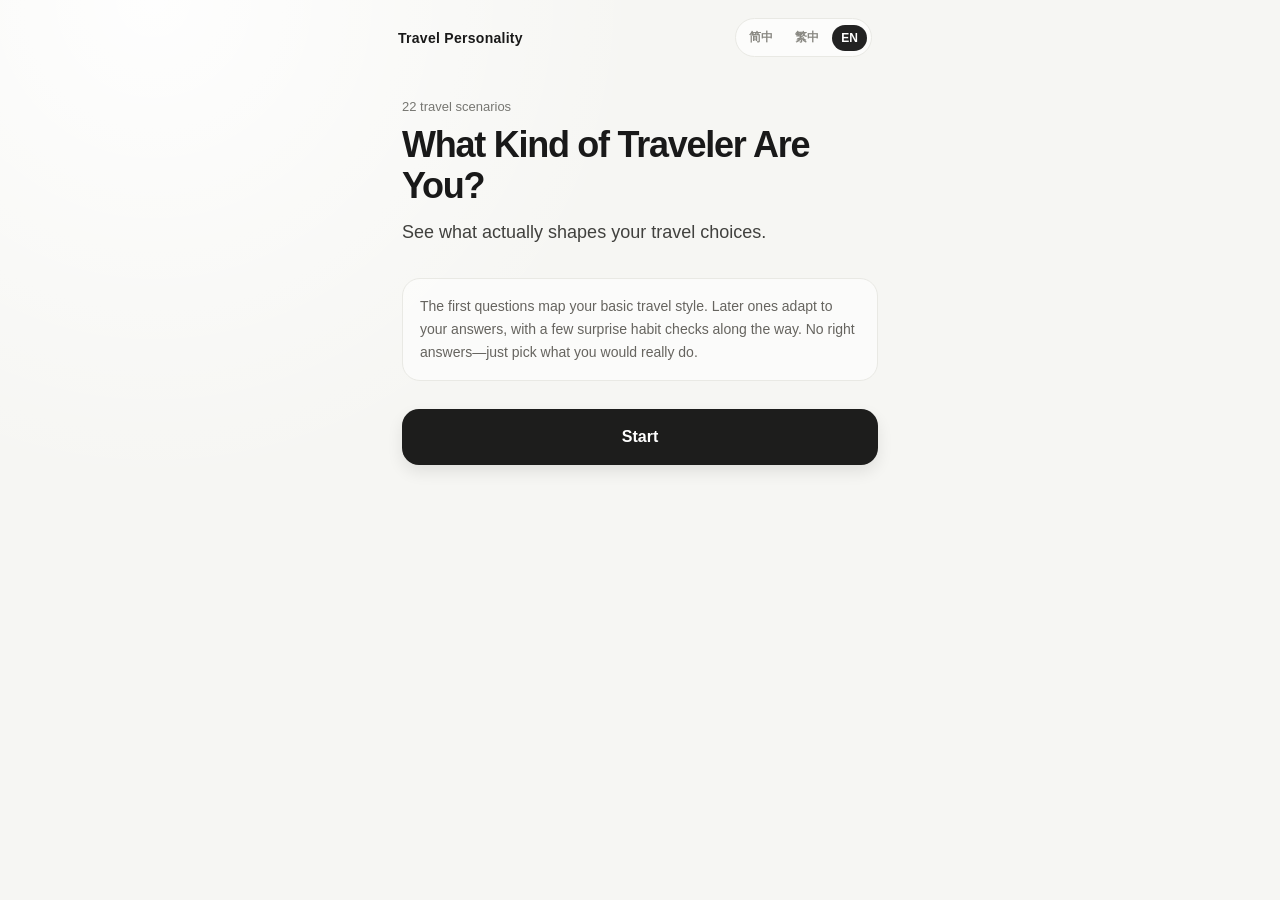
<file: index.html>
<!doctype html>
<html lang="zh-CN">
<head>
<meta charset="utf-8">
<meta name="viewport" content="width=device-width,initial-scale=1,viewport-fit=cover">
<meta name="theme-color" content="#f6f6f3">
<title>测测你的旅游人设 · V2.1</title>
<link rel="stylesheet" href="./styles/main.css">
</head>
<body>
<main class="shell">
  <div class="topbar">
    <div class="brand" id="brandText">旅游人设测试</div>
    <div style="display:flex;align-items:center;gap:10px">
      <div class="lang-switch" aria-label="Language"><button class="lang-btn" data-lang="zh-CN">简中</button><button class="lang-btn" data-lang="zh-Hant">繁中</button><button class="lang-btn" data-lang="en">EN</button></div>
      <div class="progress-text" id="progressText"></div>
    </div>
  </div>
  <div class="progress-track" id="progressTrack" style="display:none"><div class="progress-fill" id="progressFill"></div></div>

  <section id="intro" class="screen active">
    <div class="hero">
      <div class="eyebrow" id="homeEyebrow">22 个旅行小情境</div>
      <h1 id="homeTitle">测测你的旅游人设</h1>
      <p class="lead" id="homeSubtitle">看看你出去玩最在意什么。</p>
      <div class="mini-note" id="homeNote"></div>
      <button class="primary" id="startBtn">开始测试</button>
    </div>
  </section>

  <section id="quiz" class="screen">
    <div class="question-wrap">
      <div class="q-kicker" id="qKicker"></div>
      <div class="question" id="question"></div>
      <div class="options" id="options"></div>
      <div class="multi-actions" id="multiActions" style="display:none">
        <button class="primary" id="multiSubmit" disabled>选好了</button>
      </div>
      <div class="micro" id="microcopy"></div>
    </div>
  </section>

  <section id="result" class="screen">
    <div id="resultContent"></div>
  </section>
</main>
<div class="toast" id="toast"></div>
<script type="module" src="./src/app-v2.js"></script>
</body>
</html>
</file>
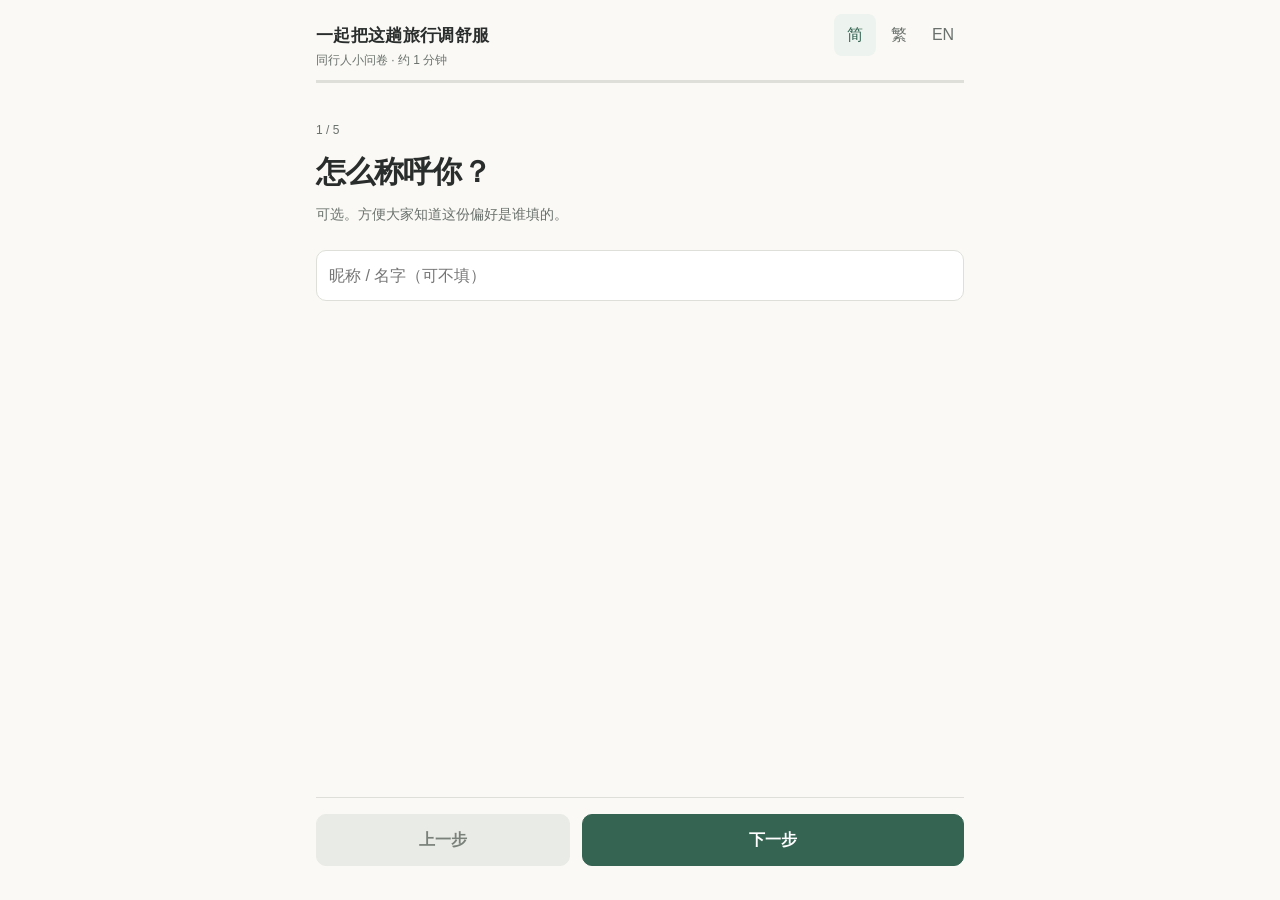
<file: companion/index.html>
<!doctype html>
<html lang="zh-CN">
<head>
  <meta charset="utf-8">
  <meta name="viewport" content="width=device-width,initial-scale=1,viewport-fit=cover">
  <meta name="theme-color" content="#faf9f6">
  <title>同行人小问卷</title>
  <link rel="stylesheet" href="./style.css">
</head>
<body>
  <main class="app">
    <header class="header">
      <div>
        <div class="brand">一起把这趟旅行调舒服</div>
        <div class="sub" id="headerSub">同行人小问卷 · 约 1 分钟</div>
      </div>
      <nav class="langs" aria-label="Language">
        <button data-locale="zh-CN">简</button>
        <button data-locale="zh-TW">繁</button>
        <button data-locale="en">EN</button>
      </nav>
    </header>

    <div class="progress" aria-hidden="true"><i id="bar"></i></div>
    <section id="card" class="card"></section>

    <footer id="bottom" class="bottom">
      <button class="secondary" id="back">上一步</button>
      <button class="primary" id="next">下一步</button>
    </footer>
    <div class="toast" id="toast" role="status"></div>
  </main>
  <script src="./app.js"></script>
</body>
</html>
</file>
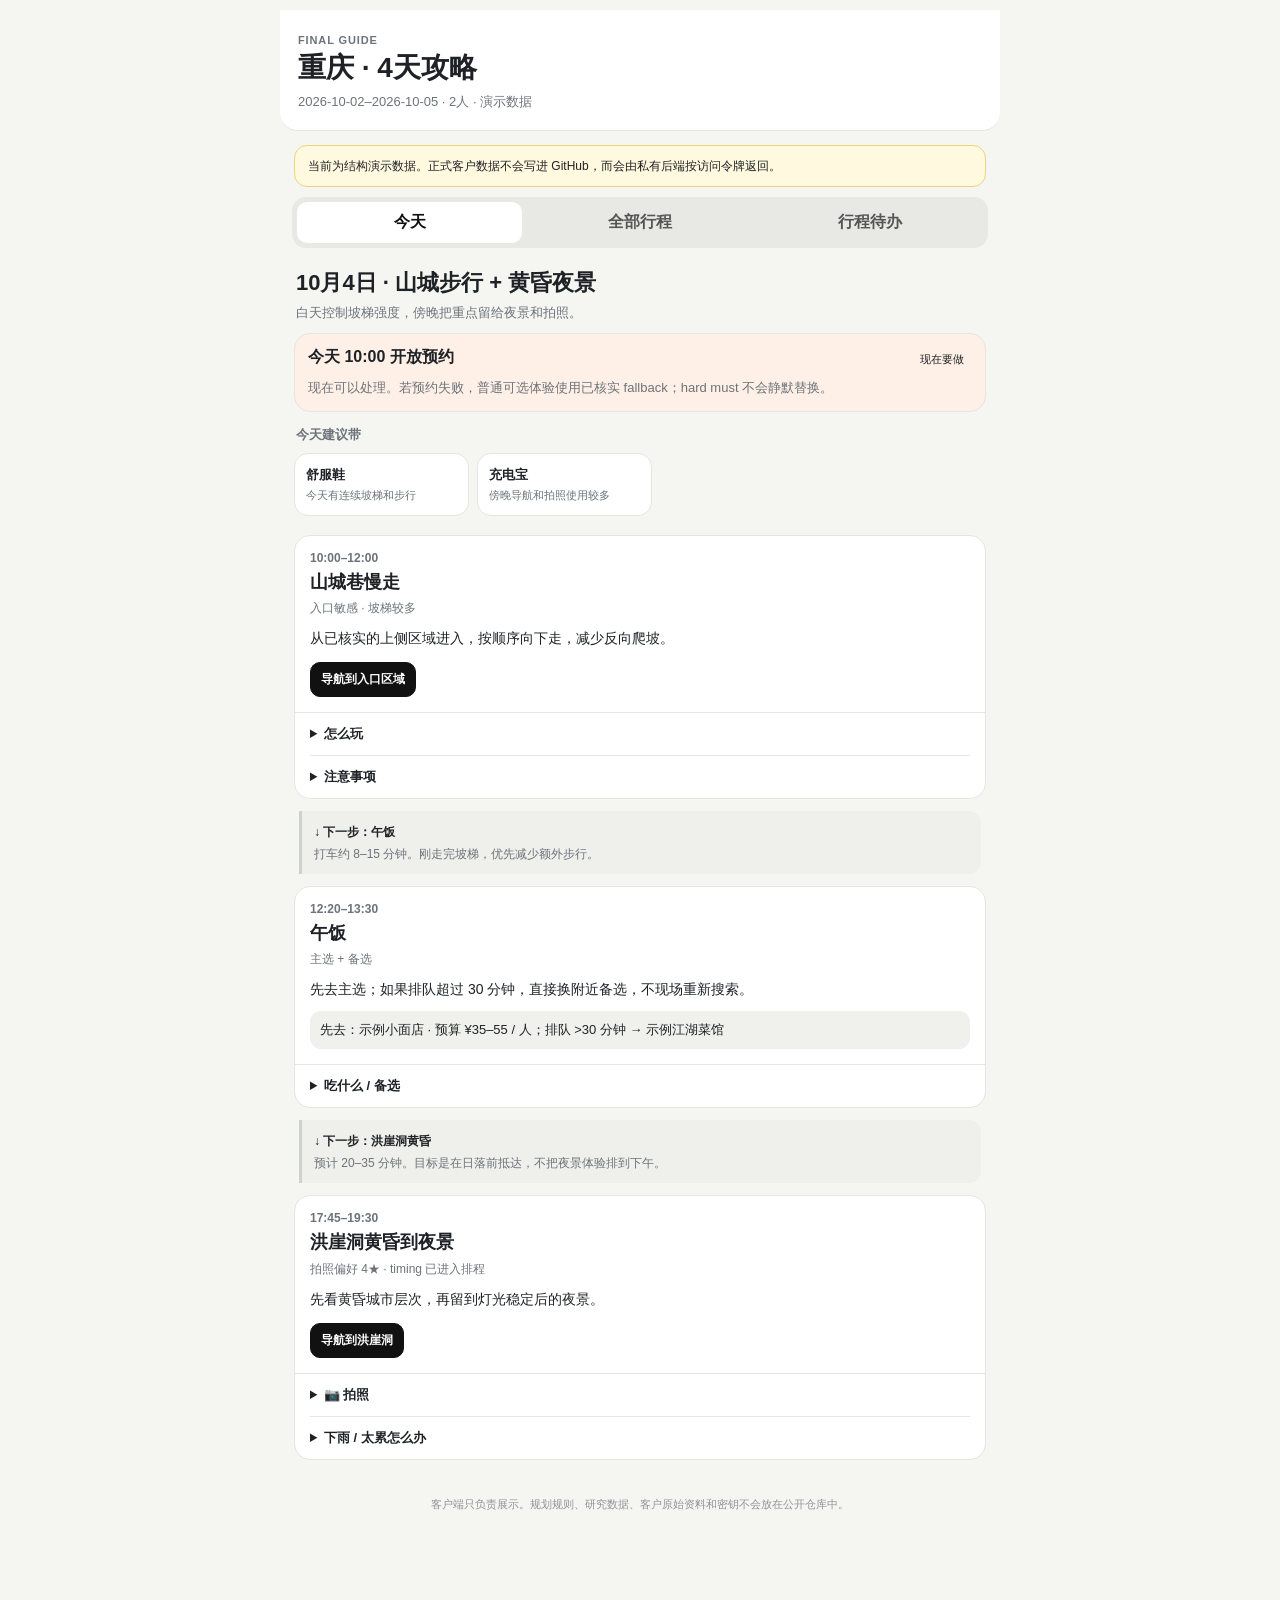
<file: guide/index.html>
<!doctype html>
<html lang="zh-CN">
<head>
  <meta charset="utf-8">
  <meta name="viewport" content="width=device-width,initial-scale=1,viewport-fit=cover">
  <meta name="theme-color" content="#f5f5f2">
  <meta name="referrer" content="no-referrer">
  <title>旅行攻略</title>
  <link rel="stylesheet" href="./styles.css">
</head>
<body>
  <div class="app">
    <header class="hero">
      <div class="eyebrow">FINAL GUIDE</div>
      <h1 id="tripTitle">旅行攻略</h1>
      <div class="sub" id="tripMeta">正在加载…</div>
    </header>

    <div id="statusBanner" class="banner hidden"></div>

    <nav class="nav-wrap" aria-label="攻略页面">
      <div class="nav">
        <button class="active" data-view="today">今天</button>
        <button data-view="all">全部行程</button>
        <button data-view="tasks">行程待办</button>
      </div>
    </nav>

    <main>
      <section id="today" class="view active"></section>
      <section id="all" class="view"></section>
      <section id="tasks" class="view"></section>
    </main>

    <footer>
      客户端只负责展示。规划规则、研究数据、客户原始资料和密钥不会放在公开仓库中。
    </footer>
  </div>

  <script src="./config.js"></script>
  <script defer src="https://static.cloudbase.net/cloudbase-js-sdk/3.0.0/cloudbase.full.js"></script>
  <script defer src="./cloudbase-client.js"></script>
  <script defer src="./app.js"></script>
</body>
</html>
</file>
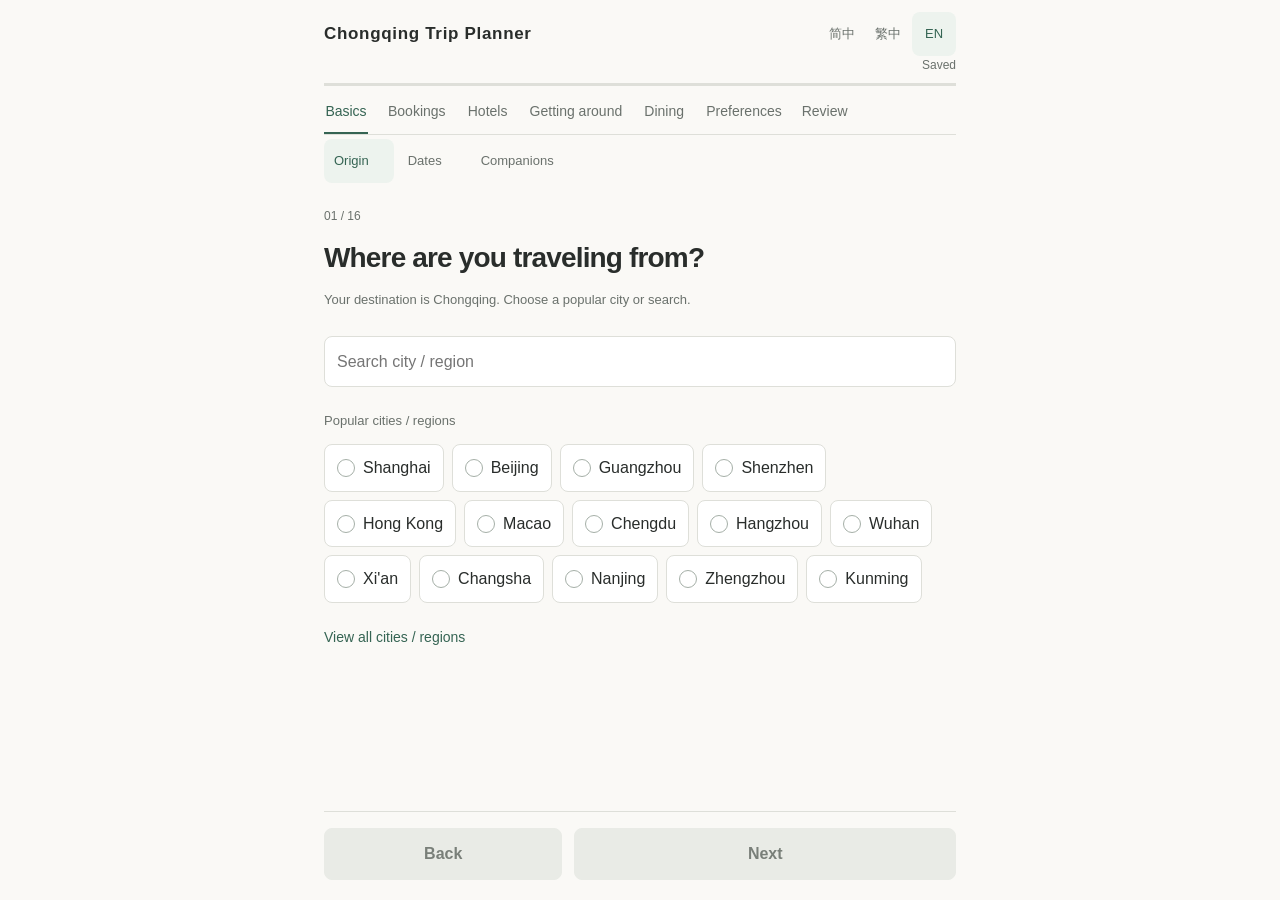
<file: questionnaire-v4/index.html>
<!doctype html>
<html lang="zh-CN">
<head>
  <meta charset="utf-8">
  <meta name="viewport" content="width=device-width,initial-scale=1,viewport-fit=cover">
  <meta name="theme-color" content="#faf9f6">
  <title>重庆旅行计划 · 旅行需求</title>
  <link rel="stylesheet" href="assets/questionnaire.css">
  <script defer src="assets/jszip.min.js"></script>
  <script defer src="i18n/runtime.js"></script>
  <script defer src="i18n/zh-CN.js"></script>
  <script defer src="i18n/zh-TW.js"></script>
  <script defer src="i18n/en.js"></script>
  <script defer src="i18n/legacy.js"></script>
  <script defer src="assets/components.js"></script>
  <script defer src="assets/questionnaire.js"></script>
</head>
<body>
  <div class="app">
    <header class="pageHeader">
      <div class="brandRow"><span class="logo" data-i18n="app.title"></span><div class="headerTools"><nav class="languageNav" data-i18n-label="nav.language"><button data-locale="zh-CN" lang="zh-CN">简中</button><button data-locale="zh-TW" lang="zh-TW">繁中</button><button data-locale="en" lang="en">EN</button></nav><span class="saveStatus" role="status"><span id="saveState"></span><button id="retrySave" data-i18n="save.retry" hidden></button></span></div></div>
      <span class="srOnly" id="score">0%</span>
      <div class="bar" id="progress" role="progressbar" data-i18n-label="nav.progress" aria-valuemin="0" aria-valuemax="100" aria-valuenow="0"><i id="bar"></i></div>
      <nav class="stageNav" id="stageNav" data-i18n-label="nav.categories"></nav>
      <nav class="questionNav" id="questionNav" data-i18n-label="nav.questions"></nav>
    </header>
    <main class="mission" id="card"></main>
    <footer class="bottom" id="bottom"><button class="nav back" id="back" data-i18n="nav.back"></button><button class="nav next" id="next" data-i18n="nav.next"></button></footer>
  </div>
  <div class="toast" id="toast" role="status" aria-live="polite"></div>
</body>
</html>
</file>
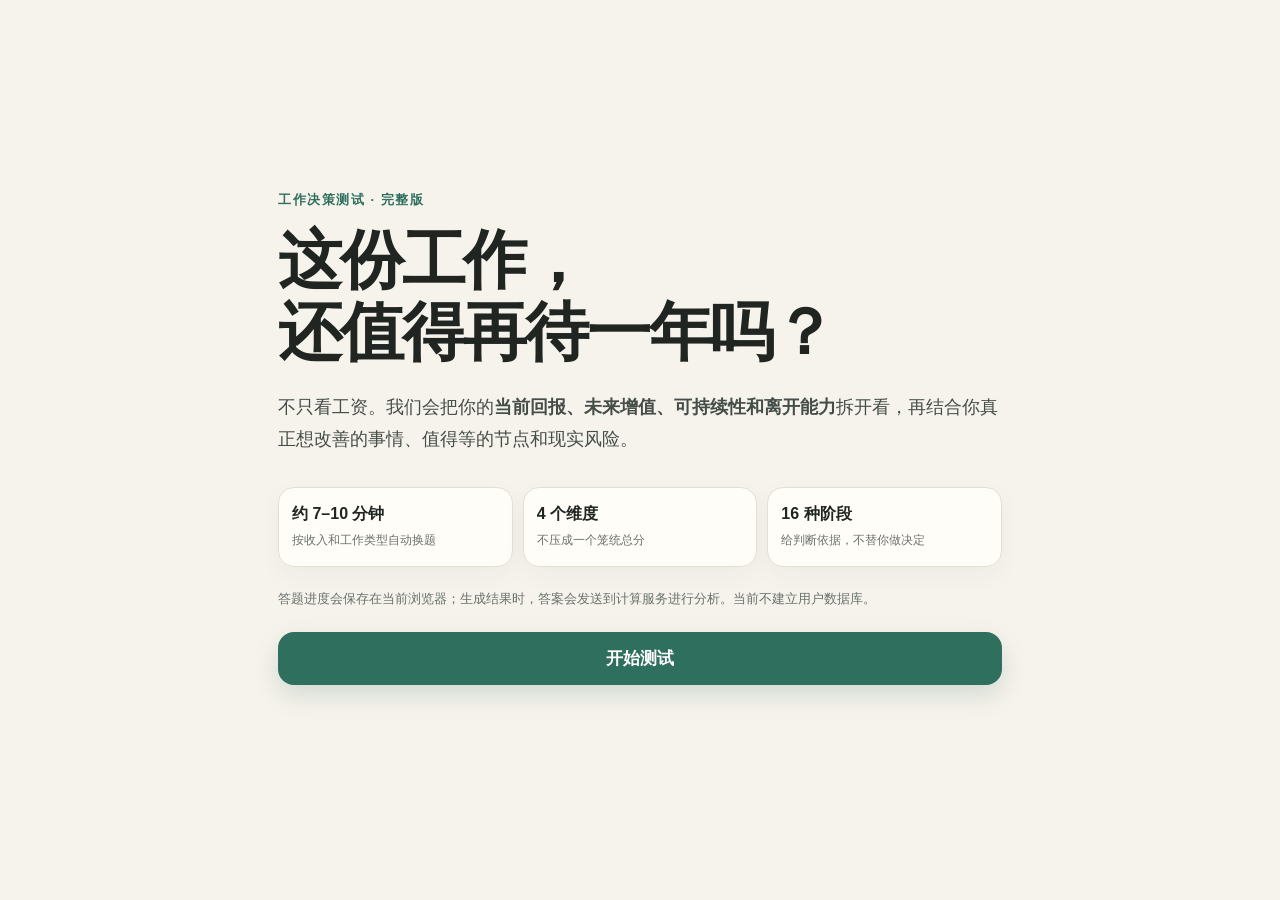
<file: work-worth-test/index.html>
<!doctype html><meta charset="utf-8"><meta name="viewport" content="width=device-width,initial-scale=1"><title>加载中…</title><body style="font-family:sans-serif;padding:24px">正在加载测试…<script>fetch("app-v3-api.html?v=10").then(function(r){if(!r.ok)throw new Error("load");return r.text();}).then(function(t){document.open();document.write(t);document.close();}).catch(function(){document.body.innerHTML="加载失败，请刷新重试";});</script></body>
</file>
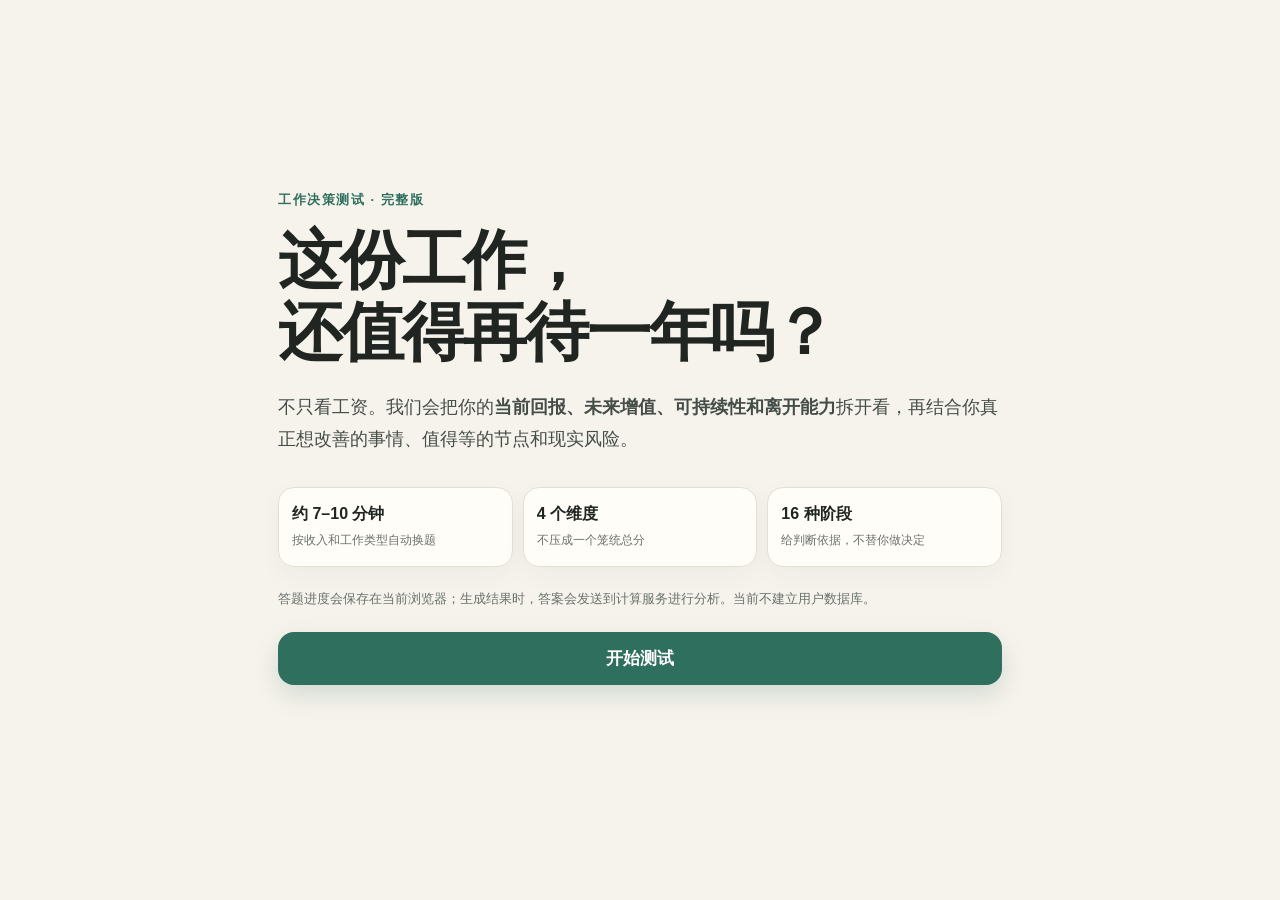
<file: work-worth-test/app-v3-api.html>
<!doctype html>
<html lang="zh-CN">
<head>
<meta charset="utf-8">
<meta name="viewport" content="width=device-width,initial-scale=1,viewport-fit=cover">
<meta name="theme-color" content="#f6f3ec">
<meta name="description" content="从当前回报、未来增值、可持续性和离开能力四个维度，看这份工作还值不值得再待一年。">
<title>这份工作，还值得再待一年吗？</title>
<link rel="preconnect" href="https://work-worth-test-api-production.up.railway.app" crossorigin>
<link rel="dns-prefetch" href="//work-worth-test-api-production.up.railway.app">
<style>
:root{--bg:#f6f3ec;--paper:#fffdf8;--ink:#202522;--muted:#69716c;--line:#e4dfd5;--accent:#2f6f5e;--accent-soft:#eaf2ee;--warn:#9b5742;--warn-soft:#f8ece7;--shadow:0 14px 40px rgba(35,43,39,.08)}
*{box-sizing:border-box}html{background:var(--bg)}body{margin:0;color:var(--ink);background:var(--bg);font-family:-apple-system,BlinkMacSystemFont,"Segoe UI","PingFang SC","Hiragino Sans GB","Microsoft YaHei",sans-serif;-webkit-font-smoothing:antialiased}
button,input{font:inherit}button{cursor:pointer}.hidden{display:none!important}.app-shell{width:min(100%,760px);margin:0 auto;min-height:100vh;padding:22px 18px 46px}.screen{min-height:calc(100vh - 68px)}
.landing-screen{display:flex;flex-direction:column;justify-content:center;padding:30px 0}.eyebrow{font-size:13px;letter-spacing:.12em;color:var(--accent);font-weight:700;margin-bottom:16px}
h1{font-size:clamp(38px,9vw,64px);line-height:1.12;margin:0 0 22px;letter-spacing:-.035em}.lead{font-size:18px;line-height:1.8;color:#454d48;margin:0 0 24px}
.feature-grid{display:grid;grid-template-columns:repeat(3,1fr);gap:10px;margin:8px 0 18px}.feature{background:var(--paper);border:1px solid var(--line);border-radius:16px;padding:16px 13px;box-shadow:0 8px 24px rgba(35,43,39,.04)}
.feature b{display:block;font-size:16px;margin-bottom:6px}.feature span{display:block;font-size:12px;line-height:1.55;color:var(--muted)}.privacy-note{font-size:13px;line-height:1.6;color:var(--muted);margin:4px 0 22px}
.primary-btn,.ghost-btn{width:100%;border-radius:16px;padding:15px 18px;font-weight:700;font-size:17px;transition:.18s ease}.primary-btn{border:0;background:var(--accent);color:#fff;box-shadow:0 10px 24px rgba(47,111,94,.18)}
.primary-btn:disabled{opacity:.38;box-shadow:none;cursor:not-allowed}.primary-btn:not(:disabled):active{transform:translateY(1px)}.ghost-btn{margin-top:10px;border:1px solid var(--line);background:transparent;color:var(--ink)}
.quiz-header{display:flex;align-items:center;gap:14px;position:sticky;top:0;background:rgba(246,243,236,.94);backdrop-filter:blur(8px);padding:10px 0 16px;z-index:5}.icon-btn{width:42px;height:42px;border-radius:50%;border:1px solid var(--line);background:var(--paper);font-size:20px;color:var(--ink)}
.progress-wrap{flex:1}.progress-meta{display:flex;justify-content:space-between;gap:10px;font-size:12px;color:var(--muted);margin-bottom:8px}.progress-track{height:6px;border-radius:999px;background:#e6e1d8;overflow:hidden}.progress-bar{height:100%;width:0;background:var(--accent);border-radius:999px;transition:width .25s ease}
.question-card{background:var(--paper);border:1px solid var(--line);border-radius:24px;padding:24px 20px;box-shadow:var(--shadow);min-height:430px}.q-kicker{font-size:13px;color:var(--accent);font-weight:700;margin-bottom:12px}.q-title{font-size:26px;line-height:1.45;margin:0 0 10px;letter-spacing:-.02em}.q-help{font-size:14px;line-height:1.7;color:var(--muted);margin:0 0 20px}
.options{display:grid;gap:10px}.option{display:flex;gap:12px;align-items:flex-start;width:100%;text-align:left;background:#fff;border:1px solid #ddd8ce;border-radius:15px;padding:14px 15px;color:var(--ink);line-height:1.55;transition:.15s ease}.option:hover{border-color:#b8c9c2}.option.selected{background:var(--accent-soft);border-color:#8fb4a7}
.option-dot{width:21px;height:21px;border-radius:50%;border:1.5px solid #aaa;flex:0 0 auto;margin-top:2px;display:grid;place-items:center;font-size:13px;color:#fff}.option.selected .option-dot{border-color:var(--accent);background:var(--accent)}.option.checkbox .option-dot{border-radius:6px}.multi-note{font-size:12px;color:var(--muted);margin:0 0 12px}.quiz-actions{padding:16px 0 8px}
.result-hero{background:var(--paper);border:1px solid var(--line);border-radius:26px;padding:26px 22px;box-shadow:var(--shadow);margin-bottom:16px}.result-label{font-size:13px;font-weight:700;color:var(--accent);letter-spacing:.08em;margin-bottom:10px}.stage-title{font-size:38px;line-height:1.15;margin:0 0 12px;letter-spacing:-.03em}.stage-summary{font-size:17px;line-height:1.8;color:#434b47;margin:0 0 10px}
.boundary-note,.info-note,.risk-note{margin-top:14px;padding:11px 13px;border-radius:12px;font-size:13px;line-height:1.65}.boundary-note{background:#f5eee7;color:#765940}.info-note{background:#edf3f0;color:#49645b}.risk-note{background:var(--warn-soft);color:#7d4939;border-left:4px solid var(--warn)}
.score-grid{display:grid;grid-template-columns:repeat(2,1fr);gap:10px;margin:16px 0}.score-card{background:var(--paper);border:1px solid var(--line);border-radius:18px;padding:16px}.score-head{display:flex;justify-content:space-between;gap:8px;align-items:baseline}.score-name{font-size:14px;color:var(--muted)}.score-num{font-size:25px;font-weight:800}.score-track{height:8px;background:#ebe7df;border-radius:999px;overflow:hidden;margin-top:11px}.score-fill{height:100%;border-radius:999px;background:var(--accent)}.score-tag{font-size:12px;color:var(--muted);margin-top:8px}
.section-card{background:var(--paper);border:1px solid var(--line);border-radius:22px;padding:21px 19px;margin:12px 0}.section-card h2{font-size:21px;line-height:1.4;margin:0 0 12px}.section-card h3{font-size:17px;line-height:1.55;margin:18px 0 7px}.section-card p{font-size:16px;line-height:1.82;color:#444d48;margin:0 0 12px}.section-card p:last-child{margin-bottom:0}.callout{border-left:4px solid var(--accent);padding:12px 14px;background:#f2f6f4;border-radius:0 14px 14px 0;font-size:15px;line-height:1.75;color:#3f4944;margin-top:12px}.callout.warn{border-left-color:var(--warn);background:var(--warn-soft)}.result-actions{padding:10px 0 20px}.toast{position:fixed;left:50%;bottom:28px;transform:translateX(-50%);background:#1f2723;color:#fff;padding:11px 16px;border-radius:999px;font-size:13px;box-shadow:0 10px 24px rgba(0,0,0,.18);z-index:99}.share-modal{position:fixed;inset:0;background:rgba(24,31,28,.66);z-index:120;display:flex;align-items:center;justify-content:center;padding:18px}.share-panel{width:min(100%,430px);max-height:92vh;overflow:auto;background:var(--paper);border-radius:22px;padding:16px;box-shadow:0 20px 60px rgba(0,0,0,.26)}.share-panel-head{display:flex;justify-content:space-between;align-items:center;gap:10px;margin-bottom:12px}.share-panel-head h2{font-size:19px;margin:0}.share-close{border:0;background:#eee9e0;width:38px;height:38px;border-radius:50%;font-size:21px;color:var(--ink)}.share-preview{display:block;width:100%;height:auto;border-radius:16px;background:#f2efe8}.share-tip{font-size:13px;line-height:1.6;color:var(--muted);margin:10px 2px 12px}.share-buttons{display:grid;grid-template-columns:1fr 1fr;gap:9px}.share-buttons .primary-btn,.share-buttons .ghost-btn{margin:0;padding:13px 12px;font-size:15px}.share-buttons .ghost-btn{background:#fff}
.result-loading{min-height:56vh;display:flex;flex-direction:column;align-items:center;justify-content:center;text-align:center;padding:36px 18px}.result-spinner{width:42px;height:42px;border:4px solid #dfe8e3;border-top-color:var(--accent);border-radius:50%;animation:spin .7s linear infinite;margin-bottom:20px}.result-loading h2{font-size:23px;margin:0 0 8px}.result-loading p{font-size:14px;line-height:1.7;color:var(--muted);margin:0}.result-error{text-align:center;padding:34px 18px}.result-error h2{font-size:22px;margin:0 0 10px}.result-error p{font-size:14px;line-height:1.7;color:var(--muted);margin:0 0 18px}@keyframes spin{to{transform:rotate(360deg)}}
@media(max-width:560px){
.app-shell{padding:10px 12px calc(24px + env(safe-area-inset-bottom))}
.feature-grid{grid-template-columns:1fr}.feature{display:grid;grid-template-columns:112px 1fr;align-items:center}.feature b{margin:0}
.quiz-header{padding:8px 0 12px}.icon-btn{width:44px;height:44px;flex:0 0 44px}
.question-card{padding:20px 15px;min-height:0;border-radius:20px}
.q-title{font-size:22px;line-height:1.4}.q-help{font-size:14px;margin-bottom:16px}
.options{gap:9px}.option{min-height:54px;padding:14px 14px;align-items:center;font-size:16px;line-height:1.45;border-radius:14px}
.option-dot{margin-top:0;width:22px;height:22px}
.multi-note{font-size:13px;margin-bottom:10px}
.quiz-actions{position:sticky;bottom:0;z-index:6;padding:12px 0 calc(10px + env(safe-area-inset-bottom));background:linear-gradient(to bottom,rgba(246,243,236,0),var(--bg) 24%,var(--bg))}
.quiz-actions .primary-btn{min-height:52px;border-radius:15px}
.stage-title{font-size:34px}
}
@media(max-width:360px){.score-grid{grid-template-columns:1fr}.q-title{font-size:22px}}
</style>
</head>
<body>
<main class="app-shell">
<section id="landing" class="screen landing-screen">
<div class="eyebrow">工作决策测试 · 完整版</div>
<h1>这份工作，<br>还值得再待一年吗？</h1>
<p class="lead">不只看工资。我们会把你的<strong>当前回报、未来增值、可持续性和离开能力</strong>拆开看，再结合你真正想改善的事情、值得等的节点和现实风险。</p>
<div class="feature-grid">
<div class="feature"><b>约 7–10 分钟</b><span>按收入和工作类型自动换题</span></div>
<div class="feature"><b>4 个维度</b><span>不压成一个笼统总分</span></div>
<div class="feature"><b>16 种阶段</b><span>给判断依据，不替你做决定</span></div>
</div>
<div class="privacy-note">答题进度会保存在当前浏览器；生成结果时，答案会发送到计算服务进行分析。当前不建立用户数据库。</div>
<button id="startBtn" class="primary-btn">开始测试</button>
<button id="resumeBtn" class="ghost-btn hidden">继续上次测试</button>
</section>

<section id="quiz" class="screen hidden">
<header class="quiz-header">
<button id="backBtn" class="icon-btn" aria-label="上一题">←</button>
<div class="progress-wrap"><div class="progress-meta"><span id="progressLabel"></span><span id="progressText"></span></div><div class="progress-track"><div id="progressBar" class="progress-bar"></div></div></div>
</header>
<div id="questionCard" class="question-card"></div>
<div class="quiz-actions"><button id="nextBtn" class="primary-btn" disabled>下一题</button></div>
</section>

<section id="result" class="screen hidden">
<div id="resultContent"></div>
<div class="result-actions"><button id="shareCardBtn" class="primary-btn">生成分享图</button><button id="copyBtn" class="ghost-btn">复制结果摘要</button><button id="restartBtn" class="ghost-btn">重新测试</button></div>
</section>
</main>
<div id="toast" class="toast hidden"></div>
<div id="shareModal" class="share-modal hidden" role="dialog" aria-modal="true" aria-label="分享结果图"><div class="share-panel"><div class="share-panel-head"><h2>分享结果</h2><button id="shareCloseBtn" class="share-close" aria-label="关闭">×</button></div><img id="sharePreview" class="share-preview" alt="工作决策测试分享结果图"><p class="share-tip">图片里不会包含你的具体回答。手机上可以长按图片保存，或使用下面的系统分享按钮。</p><div class="share-buttons"><button id="shareImageBtn" class="primary-btn">分享图片</button><button id="saveImageBtn" class="ghost-btn">保存图片</button></div></div></div>

<script>
(function(){
"use strict";
var $=function(s){return document.querySelector(s);};
var landing=$("#landing"),quiz=$("#quiz"),result=$("#result"),resultContent=$("#resultContent"),card=$("#questionCard"),nextBtn=$("#nextBtn"),backBtn=$("#backBtn"),quizActions=document.querySelector(".quiz-actions"),resultActions=document.querySelector(".result-actions"),shareModal=$("#shareModal"),sharePreview=$("#sharePreview");
var progressBar=$("#progressBar"),progressLabel=$("#progressLabel"),progressText=$("#progressText");
var autoAdvanceTimer=null;
function cancelAutoAdvance(){if(autoAdvanceTimer){clearTimeout(autoAdvanceTimer);autoAdvanceTimer=null;}}
var STORAGE="workWorthApiV6";
var state={answers:{},currentId:"q1",path:[]};
var lastShareBlob=null,lastShareUrl="";

var workTypes={
 technical:"技术 / 研发 / 数据 / 工程",
 office:"职能 / 产品 / 办公室工作",
 sales:"销售 / 商务 / 客户工作",
 frontline:"一线运营 / 服务 / 生产",
 creative:"创意 / 内容 / 设计",
 professional:"教育 / 医疗 / 咨询及其他专业服务",
 other:"其他"
};

var workExamples={
 technical:{out:"例如完成、上线或交付的项目、模块、分析或关键技术任务。",proof:"例如性能改善、上线采用、准确率提升、故障减少、验收通过。"},
 office:{out:"例如落地的方案、流程、制度、分析或跨部门项目。",proof:"例如提速、降成本、减少错误、支持关键决策或正式落地。"},
 sales:{out:"例如重要成交、续约、重点客户项目或新区域开拓。",proof:"例如超目标、续约、客户增长、收入增长或关键客户认可。"},
 frontline:{out:"例如独立承担的新岗位、重要职责、异常处理或流程改善。",proof:"例如效率、质量、客诉、库存、交付或现场结果改善。"},
 creative:{out:"例如正式发布、交付、可进入作品集的作品或完整项目。",proof:"例如采用、传播、商业结果、客户认可或关键提案通过。"},
 professional:{out:"例如重要案例、课程、研究、专业方案、咨询交付或正式成果。",proof:"例如采用、验收、发表、资格认可、客户或专业结果改善。"},
 other:{out:"例如以后换工作时，你仍愿意拿出来讲的一项完整工作成果。",proof:"例如上线、采用、验收、客户认可、效率改善或其他明确变化。"}
};

function opt(value,label){return {value:value,label:label};}
function isShortTenure(){return ["lt3","3to6","6to12"].indexOf(state.answers.q3)>=0;}
function q10Title(){return isShortTenure()?"按目前公司的制度和实际情况，你一年通常大约能完整休掉多少个原本会工作的日子？":"过去12个月，除了正常休息日和法定节假日，你大约有多少个原本会工作的日子，可以完整不工作？";}
function q11Title(){var base=["commission","project"].indexOf(state.answers.q2)>=0?"先不算特别高或特别低的偶发月份，和之前相比，你现在大多数月份通常能拿到的收入变化了多少？":"和之前相比，你现在每月比较稳定能拿到的收入变化了多少？";return isShortTenure()?base.replace("和之前相比","和刚进入目前岗位时相比"):base.replace("和之前相比","和大约一年前相比");}
function q4Title(){var t=state.answers.q2;if(t==="commission")return "过去6个月，你平均每月实际拿到的总收入大约是多少？";if(t==="hourly")return "过去3个月，你平均每月实际拿到的收入大约是多少？";if(t==="project")return "过去6个月，你平均每月实际收到的项目或客户收入大约是多少？";return "每月比较稳定能拿到多少收入？";}
function q6Title(){return state.answers.q2==="project"?"以你现在的工作量和经验来看，你的收入或收费水平在类似同行中大概在哪？":"和同城市、经验相近、职责相似的岗位相比，你现在的总收入大概在哪？";}
function q13Title(){return isShortTenure()?"进入目前岗位以来，你完成了多少项以后换工作时也值得讲的完整工作成果？":"过去12个月，你完成了多少项以后换工作时也值得讲的完整工作成果？";}
function q14Title(){return isShortTenure()?"进入目前岗位以来，你有没有能比较清楚证明自己工作价值的结果？":"过去12个月，你有没有能比较清楚证明自己工作价值的结果？";}
function q15Title(){return isShortTenure()?"进入目前岗位以来，你承担工作的责任和影响范围发生了多大变化？":"和大约一年前相比，你现在承担工作的责任和影响范围发生了多大变化？";}
function q13Help(){return (workExamples[state.answers.q1]||workExamples.other).out+" 一项完整成果最好能说清：背景、你负责什么、最后交付了什么。";}
function q14Help(){return (workExamples[state.answers.q1]||workExamples.other).proof+" 不一定必须是数字，但要能说明你的贡献和最后发生的变化。";}
function q22Title(){return state.answers.q2==="project"?"过去6个月，你对新的客户或项目机会验证到哪一步？":"过去6个月，你对外部工作机会验证到哪一步？";}
function q25Options(){var a=[
 opt("pay","工资 / 奖金 / 报销出现拖欠"),
 opt("layoff","频繁裁员 / 缩编 / 冻结招聘"),
 opt("shrink","核心业务 / 订单 / 项目明显收缩"),
 opt("role","我的岗位可能被取消、合并、外包或缩减"),
 opt("attrition","关键成员持续离开"),
 opt("budget","预算 / 资源 / 项目明显减少")
];if(state.answers.q2==="project"){a.push(opt("clientEnd","主要客户 / 订单来源明显减少或即将结束"));a.push(opt("concentration","收入高度依赖单一客户，后续合作不确定"));}a.push(opt("none","没有明显风险"));a.push(opt("unknown","不清楚"));return a;}

var questions=[
{id:"q1",section:"基础信息",title:"你现在主要做哪类工作？",help:"选最接近你日常核心工作的那一类。",type:"single",options:function(){return Object.keys(workTypes).map(function(k){return opt(k,workTypes[k]);});}},
{id:"q2",section:"基础信息",title:"你的收入主要怎么计算？",type:"single",options:function(){return [opt("fixed","固定月薪为主"),opt("bonus","固定工资 + 较明显奖金 / 绩效"),opt("commission","底薪 + 提成 / 佣金"),opt("hourly","按工时 / 班次计薪"),opt("project","按项目 / 订单 / 客户结算")];}},
{id:"q3",section:"基础信息",title:"你在目前这份主要岗位 / 工作内容里做多久了？",help:"如果最近在同一家公司明显换岗，按现在主要做的工作计算。",type:"single",options:function(){return [opt("lt3","不足3个月"),opt("3to6","3–6个月"),opt("6to12","6–12个月"),opt("1to2","1–2年"),opt("2to5","2–5年"),opt("5plus","5年以上")];}},
{id:"q4",section:"当前回报",title:q4Title,help:"优先按实际拿到手、你自己最熟悉的口径来选；后面会单独比较市场位置。",type:"single",options:function(){return [opt("lt5","5000元以下"),opt("5to8","5000–8000元"),opt("8to12","8000–1.2万元"),opt("12to20","1.2–2万元"),opt("20to30","2–3万元"),opt("30to50","3–5万元"),opt("50to80","5–8万元"),opt("80to120","8–12万元"),opt("120plus","12万元以上")];}},
{id:"q6",section:"当前回报",title:q6Title,help:"尽量参考最近的真实岗位、猎头沟通、面试、offer或同行信息。不知道就直接选“不清楚”。",type:"single",options:function(){return [opt("low20","明显偏低，约低20%以上"),opt("low10","略低，约低10%–20%"),opt("same","大致相当，约±10%"),opt("high10","略高，约高10%–20%"),opt("high20","明显偏高，高20%以上"),opt("unknown","不清楚 / 最近没认真比较")];}},
{id:"q7",section:"当前回报",title:"过去4周，平均每周有多少天需要工作？",help:"半天可以按0.5天算；偶尔只看一条消息不算完整工作日。",type:"single",options:function(){return [opt("3","3天及以下"),opt("4","4天"),opt("5","5天"),opt("5.5","约5.5天"),opt("6","6天"),opt("6.5","约6.5天"),opt("7","7天")];}},
{id:"q8",section:"当前回报",title:"一个普通工作日，你通常实际工作多久？",help:"不算通勤和正常午休；如果晚上碎片化处理工作已经是日常，也算进当天总时间。",type:"single",options:function(){return [opt("7.5","8小时以内"),opt("8","约8小时"),opt("9","约9小时"),opt("10","约10小时"),opt("11","约11小时"),opt("12","12小时以上")];}},
{id:"q9",section:"当前回报",title:"一个普通工作日，你往返通勤通常需要多久？",help:"混合办公按过去4周平均到每个工作日；偶发出差不算。",type:"single",options:function(){return [opt("0","0 / 基本居家"),opt("0.25","30分钟以内"),opt("0.75","30–60分钟"),opt("1.25","1–1.5小时"),opt("1.75","1.5–2小时"),opt("2.5","2–3小时"),opt("3.5","3小时以上")];}},
{id:"q10",section:"当前回报",title:q10Title,help:"包括实际能用的年假、调休或可自行安排的完整休息日；不算正常周末、法定节假日和病假。当天仍工作较长时间就不算完整休息。",type:"single",options:function(){return [opt("0to3","0–3天"),opt("4to7","4–7天"),opt("8to10","8–10天"),opt("11to15","11–15天"),opt("16to20","16–20天"),opt("20plus","20天以上")];}},
{id:"q11",section:"未来增值",title:q11Title,type:"single",options:function(){return [opt("down","下降"),opt("same","基本没变"),opt("lt1","增加不到1000元"),opt("1to3","增加1000–3000元"),opt("3to5","增加3000–5000元"),opt("5plus","增加5000元以上"),opt("na","时间太短 / 很难比较")];}},
{id:"q12",section:"未来增值",title:"过去12个月，你的正式职位或职级有变化吗？",help:"这里只看正式职位或职级；实际责任有没有变大，下一题会另外问。任职不足一年按入职以来回答。",type:"single",options:function(){return [opt("none","没有变化"),opt("title","主要是title变化，级别基本没变"),opt("level","明确晋升一级"),opt("major","明显进入更高一级岗位 / 层级"),opt("nohierarchy","没有明确职级体系"),opt("short","任职时间太短，不适合判断")];}},
{id:"q13",section:"未来增值",title:q13Title,help:q13Help,type:"single",options:function(){return [opt("none","基本没有"),opt("one","1项"),opt("two3","2–3项"),opt("fourplus","4项以上"),opt("long","一个重要长期项目仍在进行，还没完整结束")];}},
{id:"q14",section:"未来增值",title:q14Title,help:q14Help,type:"single",options:function(){return [opt("none","基本没有"),opt("vague","有一些，但比较模糊"),opt("tooSoon","成果刚完成，还没来得及验证结果"),opt("one","有1项比较明确的结果"),opt("two3","有2–3项明确结果"),opt("strong","有多项明确结果，或1项影响很大的结果")];}},
{id:"q15",section:"未来增值",title:q15Title,help:"这里只看责任、复杂度、决定权、影响范围和结果责任是否扩大；是否带人不是唯一的责任升级标准。",type:"single",options:function(){return [opt("none","责任和影响范围基本没变"),opt("independent","开始能独立完成完整工作"),opt("complex","开始独立处理更复杂的问题和重要判断"),opt("broader","开始对更大的业务、客户或项目范围负责"),opt("outcome","开始直接为更大的最终结果负责")];}},
{id:"q16",section:"可持续性",title:"过去4周，有多少个工作日，你实际工作时间比平时明显更长？",help:"大约比你自己的普通工作日多2小时以上。这里看异常延长，不用拿自己和别人比。",type:"single",options:function(){return [opt("0","0天"),opt("1to2","1–2天"),opt("3to5","3–5天"),opt("6to10","6–10天"),opt("11plus","11天以上")];}},
{id:"q17",section:"可持续性",title:"过去4周，下班后或休息日，你平均每周有多少次需要继续处理工作？",help:"只算因为工作需要必须处理。你主动把弹性工作安排到晚上，不自动算侵入。",type:"single",options:function(){return [opt("0","基本没有"),opt("1","每周约1次"),opt("2to3","每周2–3次"),opt("4to5","每周4–5次"),opt("daily","几乎每天")];}},
{id:"q18",section:"可持续性",title:"过去3个月，有多少次已经安排好的私人计划，因为工作被迫取消、明显推迟或大幅缩短？",type:"single",options:function(){return [opt("0","0次"),opt("1to2","1–2次"),opt("3to5","3–5次"),opt("6to10","6–10次"),opt("10plus","10次以上"),opt("unknown","平时很少安排私人计划，不好判断")];}},
{id:"q18a",section:"可持续性",title:"过去4周，领导、同事或其他工作关系本身，给你的压力有多大？",help:"这里只看人际关系带来的额外消耗，不把正常工作量重复算进去。",type:"single",options:function(){return [opt("none","几乎没有，整体相处正常"),opt("small","偶尔有摩擦，但很快能过去"),opt("regular","经常需要忍着、提防，或者沟通本身很累"),opt("spill","已经明显影响我的情绪或下班后的状态"),opt("severe","经常出现针对、羞辱、排挤、甩锅或明显不公平对待")];}},
{id:"q18b",section:"可持续性",title:"这种人际压力主要来自哪里？",type:"single",showIf:function(a){return ["regular","spill","severe"].indexOf(a.q18a)>=0;},options:function(){return [opt("manager","直属领导"),opt("peers","同事 / 团队成员"),opt("external","跨部门、客户或合作方"),opt("multiple","好几方面都有"),opt("climate","很难说是哪一个人，主要是整个氛围")];}},
{id:"q18c",section:"可持续性",title:"过去6个月，重要的分工、绩效、奖金或晋升规则有多清楚、稳定、可预期？",help:"这里只看规则本身是否清楚、稳定、能提前判断，不评价某一次结果对你是否公平。",type:"single",options:function(){return [opt("clear","规则清楚、稳定，基本能提前预期"),opt("mostly","偶尔调整，但总体仍能预期"),opt("mixed","有些规则清楚，有些经常说不准"),opt("unstable","重要规则经常变化，很难提前判断"),opt("arbitrary","规则变化很大，结果经常难以提前判断")];}},
{id:"q18d",section:"可持续性",title:"你现在有多常遇到：要为结果负责，但职责、优先级或决定权并不清楚？",help:"比如任务反复变化、多人给出冲突要求，或者需要承担结果却没有相应决定权。",type:"single",options:function(){return [opt("rare","几乎没有"),opt("occasional","偶尔有，但通常能解决"),opt("regular","比较常见，需要反复确认或协调"),opt("frequent","经常发生，容易返工或承担不清楚的责任"),opt("constant","几乎一直如此，责任和权限明显不匹配")];}},
{id:"q19",section:"离开能力",title:"如果从下个月开始暂时没有工作收入，每月最低需要多少钱维持正常生活？",help:"算房租/房贷、吃饭、交通、保险、必要债务和必要家庭支出；先不算旅游、投资和非必要购物。",type:"single",options:function(){return [opt("lt3","3000元以下"),opt("3to5","3000–5000元"),opt("5to8","5000–8000元"),opt("8to12","8000–1.2万元"),opt("12to20","1.2–2万元"),opt("20to30","2–3万元"),opt("30plus","3万元以上")];}},
{id:"q20",section:"离开能力",title:"如果暂时没有工作收入，目前有多少资金是真正可以拿来维持生活的？",help:"算现金、存款和容易变现且你愿意使用的资产；不算房子、车、未归属股权或你明确不会动用的钱。",type:"single",options:function(){return [opt("lt10","1万元以下"),opt("10to30","1–3万元"),opt("30to50","3–5万元"),opt("50to100","5–10万元"),opt("100to200","10–20万元"),opt("200to500","20–50万元"),opt("500to1000","50–100万元"),opt("1000plus","100万元以上")];}},
{id:"q21",section:"离开能力",title:"下面哪些现实条件会限制你换工作？",help:"可多选。这里先记录限制类型，下一题再问实际影响有多大。",type:"multi",exclusive:["none"],options:function(){return [opt("visa","签证 / 工作许可与当前雇主有关"),opt("noncompete","竞业 / 服务期 / 合同限制"),opt("notice","很长的离职通知期"),opt("care","家庭照护责任"),opt("geo","地点限制明显"),opt("license","执照 / 资格限制"),opt("other","其他现实限制"),opt("none","没有明显限制")];}},
{id:"q21b",section:"离开能力",title:"这些条件实际会多大程度影响你转到下一份合适的工作？",type:"single",showIf:function(a){return Array.isArray(a.q21)&&a.q21.some(function(x){return x!=="none";});},options:function(){return [opt("none","基本没有影响"),opt("small","有影响，但很小"),opt("narrow","会明显缩小可选范围"),opt("slow","会明显拖慢转换"),opt("block","短期内很可能直接卡住"),opt("unknown","不确定")];}},
{id:"q22",section:"离开能力",title:q22Title,type:"single",options:function(){if(state.answers.q2==="project")return [opt("none","还没有认真验证过"),opt("browse","只看过渠道或机会"),opt("few","少量接触，样本还太小"),opt("noresponse","主动接触过一批匹配客户，基本没反馈"),opt("talk","有明确询盘 / 深入沟通"),opt("quote","已经到报价 / 合作讨论"),opt("signed","已经拿到实际付费项目 / 合同")];return [opt("none","还没有认真验证过"),opt("browse","主要只是看过真实岗位"),opt("few","投过少量岗位，样本还太小"),opt("nointerview","认真申请过一批匹配岗位，基本没进面试"),opt("interview","拿到过正式面试"),opt("final","进入过后期面试 / 薪资沟通"),opt("offer","拿到正式offer")];}},
{id:"q22a",section:"离开能力",title:"目前了解到的外部机会，实际可能给你的总收入和现在相比大概怎么样？",help:"尽量参考招聘方沟通、谈薪或真实offer；只有职位页面上的数字可以选“不清楚”。",type:"single",showIf:function(a){return ["interview","final","offer","talk","quote","signed"].indexOf(a.q22)>=0;},options:function(){return [opt("lower","低10%以上"),opt("same","大致±10%"),opt("lt10","高不到10%"),opt("10to30","高10%–30%"),opt("30plus","高30%以上"),opt("unknown","还不清楚 / 没谈到")];}},
{id:"q22b",section:"离开能力",title:"这个已经比较明确的机会，现实中你会认真考虑，而且条件允许入职 / 合作吗？",help:"这里同时考虑地点、方向、合同、身份等现实条件。",type:"single",showIf:function(a){return a.q22==="offer"||a.q22==="signed";},options:function(){return [opt("yes","会，而且现实中可以执行"),opt("maybe","有可能，但还有明显条件没解决"),opt("no","基本不会考虑 / 现实中不可执行")];}},
{id:"q23",section:"你的优先级",title:"如果接下来6–12个月只能优先改善一件事，你最希望是什么？",type:"single",options:function(){return [opt("income","收入更高"),opt("growth","学到更多 / 获得更有价值的工作"),opt("life","少工作一点，有更多私人时间"),opt("stability","更稳定、风险更低"),opt("location","地点 / 通勤 / 家庭安排更合适"),opt("satisfied","目前整体满意，没有特别想改变")];}},
{id:"q24",section:"补充判断",title:"如果只能选一个，你现在最值得等的节点是什么？",help:"只选最影响你“要不要再待一段时间”的那个节点。没有明确节点就直接选“没有明确节点”。",type:"single",options:function(){return [opt("promotion","晋升 / 调薪"),opt("bonus","奖金 / 提成 / 股权归属"),opt("project","重要项目完成 / 上线 / 验收"),opt("contract","合同 / 服务期 / 身份 / 工作许可节点"),opt("certificate","证书 / 职称"),opt("org","明确的组织 / 岗位变化"),opt("vague","有一些可能，但目前还不够明确"),opt("none","没有明确节点")];}},
{id:"q24b",section:"补充判断",title:"这个节点目前大概有多确定？",type:"single",showIf:function(a){return typeof a.q24==="string"&&["none","vague"].indexOf(a.q24)<0;},options:function(){return [opt("certain","基本确定"),opt("likely","很可能，但还有一些不确定"),opt("verbal","主要是口头预期"),opt("uncertain","很不确定")];}},
{id:"q24c",section:"补充判断",title:"你最想等的这个节点，距离现在大约还有多久？",type:"single",showIf:function(a){return typeof a.q24==="string"&&["none","vague"].indexOf(a.q24)<0;},options:function(){return [opt("lt3","3个月内"),opt("3to6","3–6个月"),opt("6to9","6–9个月"),opt("9to12","9–12个月"),opt("12plus","一年以上")];}},
{id:"q25",section:"补充判断",title:"最近6个月，公司、岗位或收入来源有没有出现这些变化？",help:"可多选。它们不会直接平均进四维分数，但可能改变结果页最先提醒你的事情。",type:"multi",exclusive:["none","unknown"],options:q25Options},
{id:"q25b",section:"补充判断",title:"你刚才选的这些风险，目前有多确定？",type:"single",showIf:function(a){return Array.isArray(a.q25)&&a.q25.some(function(x){return ["none","unknown"].indexOf(x)<0;});},options:function(){return [opt("fact","已经明确发生 / 有事实依据"),opt("sign","有明显迹象，但尚未完全确认"),opt("rumor","主要来自传闻或担心"),opt("unknown","不确定")];}}
];

function getQ(id){for(var i=0;i<questions.length;i++)if(questions[i].id===id)return questions[i];return null;}
function titleOf(q){return typeof q.title==="function"?q.title(state.answers):q.title;}
function helpOf(q){return typeof q.help==="function"?q.help(state.answers):q.help;}
function optionsOf(q){return typeof q.options==="function"?q.options(state.answers):q.options;}
function visibleQuestions(){return questions.filter(function(q){return !q.showIf||q.showIf(state.answers);});}
function optionObj(id,value){var q=getQ(id);if(!q)return null;var o=optionsOf(q);for(var i=0;i<o.length;i++)if(o[i].value===value)return o[i];return null;}
function label(id){var a=state.answers[id];if(Array.isArray(a))return a.map(function(v){var o=optionObj(id,v);return o?o.label:v;}).join("、");var x=optionObj(id,a);return x?x.label:"";}
function escapeHtml(s){return String(s==null?"":s).replace(/[&<>"']/g,function(m){return {"&":"&amp;","<":"&lt;",">":"&gt;",'"':"&quot;","'":"&#039;"}[m];});}
function save(){try{localStorage.setItem(STORAGE,JSON.stringify(state));}catch(e){}}
function load(){try{var s=JSON.parse(localStorage.getItem(STORAGE));if(s&&s.answers&&s.currentId)state=s;}catch(e){}}
function clearSaved(){try{localStorage.removeItem(STORAGE);}catch(e){}}
function show(screen){[landing,quiz,result].forEach(function(x){x.classList.add("hidden");});screen.classList.remove("hidden");window.scrollTo(0,0);}

function hasAnswer(q){var a=state.answers[q.id];return q.type==="multi"?Array.isArray(a)&&a.length>0:a!==undefined&&a!==null&&a!=="";}
function choose(q,value){
 cancelAutoAdvance();
 var before=JSON.stringify(state.answers[q.id]);
 if(q.type==="multi"){
   var arr=Array.isArray(state.answers[q.id])?state.answers[q.id].slice():[];
   var exclusive=q.exclusive||[];
   if(exclusive.indexOf(value)>=0){arr=arr.indexOf(value)>=0?[]:[value];}
   else{arr=arr.filter(function(x){return exclusive.indexOf(x)<0;});arr=arr.indexOf(value)>=0?arr.filter(function(x){return x!==value;}):arr.concat([value]);}
   state.answers[q.id]=arr;
 }else state.answers[q.id]=value;
 var changed=before!==JSON.stringify(state.answers[q.id]);
 if(changed){
   var qi=questions.findIndex(function(x){return x.id===q.id;});
   for(var i=qi+1;i<questions.length;i++)delete state.answers[questions[i].id];
 }
 renderQuestion(true);
 if(!changed)return;
 var exclusiveSelected=q.type==="multi"&&(q.exclusive||[]).indexOf(value)>=0&&Array.isArray(state.answers[q.id])&&state.answers[q.id].length===1&&state.answers[q.id][0]===value;
 if(q.type!=="multi"||exclusiveSelected){
   autoAdvanceTimer=setTimeout(function(){
     autoAdvanceTimer=null;
     if(state.currentId!==q.id)return;
     var a=state.answers[q.id];
     var stillSelected=q.type==="multi"?(Array.isArray(a)&&a.length===1&&a[0]===value):a===value;
     if(stillSelected)goNext();
   },320);
 }
}
function renderQuestion(preserveScroll){
 var keepY=preserveScroll?window.scrollY:null;
 if(quiz.classList.contains("hidden"))show(quiz);
 else if(!preserveScroll)window.scrollTo(0,0);
 var q=getQ(state.currentId);if(!q){finish();return;}
 var visible=visibleQuestions(),idx=visible.findIndex(function(x){return x.id===q.id;});
 if(idx<0){state.currentId=visible[0].id;q=getQ(state.currentId);idx=0;}
 progressBar.style.width=Math.max(4,((idx+1)/visible.length)*100)+"%";
 progressLabel.textContent=(idx+1)+" / "+visible.length;progressText.textContent=q.section;
 backBtn.style.visibility=state.path.length?"visible":"hidden";
 var answer=state.answers[q.id],multi=q.type==="multi",html='<div class="q-kicker">'+escapeHtml(q.section)+'</div><h2 class="q-title">'+escapeHtml(titleOf(q))+'</h2>';
 var h=helpOf(q);if(h)html+='<p class="q-help">'+escapeHtml(h)+'</p>';if(multi)html+='<p class="multi-note">可多选，选完点继续</p>';html+='<div class="options">';
 optionsOf(q).forEach(function(o){var selected=multi?(Array.isArray(answer)&&answer.indexOf(o.value)>=0):answer===o.value;html+='<button class="option '+(multi?"checkbox ":"")+(selected?"selected":"")+'" data-value="'+escapeHtml(o.value)+'"><span class="option-dot">'+(selected?"✓":"")+'</span><span>'+escapeHtml(o.label)+'</span></button>';});
 html+="</div>";card.innerHTML=html;card.querySelectorAll(".option").forEach(function(btn){btn.addEventListener("click",function(){choose(q,btn.dataset.value);});});
 if(multi){quizActions.classList.remove("hidden");nextBtn.disabled=!hasAnswer(q);nextBtn.textContent=idx===visible.length-1?"查看结果":"选好了，继续";}else{quizActions.classList.add("hidden");nextBtn.disabled=false;}save();
 if(preserveScroll&&keepY!==null)requestAnimationFrame(function(){window.scrollTo(0,keepY);});
}
function goNext(){cancelAutoAdvance();var q=getQ(state.currentId);if(!q||!hasAnswer(q))return;var visible=visibleQuestions(),idx=visible.findIndex(function(x){return x.id===q.id;});if(idx===visible.length-1){finish();return;}state.path.push(q.id);state.currentId=visible[idx+1].id;save();renderQuestion();}
function goBack(){cancelAutoAdvance();if(!state.path.length)return;state.currentId=state.path.pop();save();renderQuestion();}


var API_BASE="https://work-worth-test-api-production.up.railway.app";
var dimNames={reward:"当前回报",growth:"未来增值",sustainability:"可持续性",exit:"离开能力"};

async function requestResult(){
 var controller=new AbortController();
 var timer=setTimeout(function(){controller.abort();},15000);
 try{
  var res=await fetch(API_BASE+"/evaluate",{
   method:"POST",
   headers:{"Content-Type":"application/json"},
   credentials:"omit",
   signal:controller.signal,
   body:JSON.stringify({answers:state.answers})
  });
  var data=null;
  try{data=await res.json();}catch(e){}
  if(!res.ok)throw new Error((data&&data.error)||("HTTP_"+res.status));
  if(!data||!data.scores||!data.stage||!data.dimensions||!data.content)throw new Error("INVALID_API_RESPONSE");
  return data;
 }finally{clearTimeout(timer);}
}

function renderApiResult(data){
 var s=data.scores,stage=data.stage,c=data.content||{},risk=data.risk||{level:"none"},waiting=data.waiting||{level:"none"};
 var reasons=c.reasons||{},notes=c.confidence_notes||[];
 var highRisk=risk.level==="high";
 var heroTitle=highRisk?"先处理现实风险":(stage.display_name||stage.name);
 var html='<section class="result-hero"><div class="result-label">你的结果</div><h1 class="stage-title">'+escapeHtml(heroTitle)+'</h1>';
 if(highRisk){
  html+='<p class="stage-summary"><strong>如果暂时不考虑这项结构性风险，你的基础工作状态更接近「'+escapeHtml(stage.name)+'」。</strong></p>';
  if(c.risk)html+='<div class="risk-note">'+escapeHtml(c.risk)+'</div>';
 }else{
  if(stage.observe)html+='<p class="stage-summary"><strong>根据目前有限信息，你暂时更接近「'+escapeHtml(stage.name)+'」</strong></p>';
  else html+='<p class="stage-summary"><strong>'+escapeHtml(stage.labels||"")+'</strong></p>';
  html+='<p class="stage-summary">'+escapeHtml(c.intro||"")+'</p>';
 }
 if(c.workplace)html+='<div class="'+((data.workplace&&data.workplace.level==="high")?"risk-note":"info-note")+'">'+escapeHtml(c.workplace)+'</div>';

 if(stage.adjacent){
  var adj=stage.adjacent,bn;
  if(adj.count>=2)bn="你有多个维度都靠近分界，目前更像一个过渡状态。最近的相邻阶段是「"+adj.stage+"」。";
  else bn="「"+(dimNames[adj.dimension]||adj.dimension)+"」目前靠近分界，所以你也接近「"+adj.stage+"」。";
  html+='<div class="boundary-note">'+escapeHtml(bn)+'</div>';
 }
 if(notes.length)html+='<div class="info-note">'+escapeHtml(notes.join(" "))+'</div>';
 html+='</section><div class="score-grid">';

 ["reward","growth","sustainability","exit"].forEach(function(k){
  var d=data.dimensions[k];
  html+='<div class="score-card"><div class="score-head"><span class="score-name">'+dimNames[k]+'</span><span class="score-num">'+d.score+'</span></div><div class="score-track"><div class="score-fill" style="width:'+d.score+'%"></div></div><div class="score-tag">'+escapeHtml(d.label)+'</div></div>';
 });
 html+='</div>';

 html+='<section class="section-card"><h2>为什么会落在这里</h2>';
 html+='<h3>💰 当前回报 '+s.reward+'｜'+escapeHtml(data.dimensions.reward.label)+'</h3><p>'+escapeHtml(reasons.reward||"")+'</p>';
 html+='<h3>📈 未来增值 '+s.growth+'｜'+escapeHtml(data.dimensions.growth.label)+'</h3><p>'+escapeHtml(reasons.growth||"")+'</p>';
 html+='<h3>🔋 可持续性 '+s.sustainability+'｜'+escapeHtml(data.dimensions.sustainability.label)+'</h3><p>'+escapeHtml(reasons.sustainability||"")+'</p>';
 html+='<h3>🚪 离开能力 '+s.exit+'｜'+escapeHtml(data.dimensions.exit.label)+'</h3><p>'+escapeHtml(reasons.exit||"")+'</p>';
 if(c.external_opportunity)html+='<div class="info-note">'+escapeHtml(c.external_opportunity)+'</div>';
 html+='</section>';

 if(c.risk||c.waiting){
  html+='<section class="section-card"><h2>现在还有两个变量值得单独看</h2>';
  if(c.risk)html+='<div class="callout '+(risk.level==="high"?"warn":"")+'">'+escapeHtml(c.risk)+'</div>';
  if(c.waiting)html+='<div class="callout">'+escapeHtml(c.waiting)+'</div>';
  html+='</section>';
 }

 html+='<section class="section-card"><h2>如果再待半年到一年</h2><p>'+escapeHtml(c.future_good||"")+'</p><p>'+escapeHtml(c.future_warning||"")+'</p></section>';
 html+='<section class="section-card"><h2>下一步先做一件事</h2><p><strong>'+escapeHtml(c.main_action||"")+'</strong></p>';
 if(c.priority)html+='<p>'+escapeHtml(c.priority)+'</p>';
 html+='<p>参考标准：半年以后，你最好能清楚说出自己比今天多了什么；如果新增价值没有出现，就需要重新比较。<br>复盘时间：'+escapeHtml(c.recheck||"")+'</p></section>';
 html+='<section class="section-card"><p><strong>这只是你现在的工作状态，不是长期标签。</strong> 真正值得判断的，是你现在付出的时间、精力和机会成本，究竟换回了什么；以及下一次复盘时，你会不会比今天拥有更多筹码和更多选择。</p></section>';

 resultContent.innerHTML=html;
 result.dataset.stage=highRisk?"先处理现实风险":(stage.observe?"观察期（接近"+stage.name+"）":stage.name);
 result.dataset.scores=JSON.stringify(s);
 result.dataset.labels=highRisk?("基础状态："+stage.name):(stage.labels||"");
}

function renderLoadingResult(){
 resultContent.innerHTML='<div class="result-loading"><div class="result-spinner" aria-hidden="true"></div><h2>正在生成结果</h2><p>正在把你的回答整理成四个维度，大多数情况下很快就会完成。</p></div>';
 resultActions.classList.add("hidden");
 show(result);
}
function renderResultError(){
 resultContent.innerHTML='<div class="result-hero result-error"><h2>结果暂时没有生成出来</h2><p>你的答案还保存在当前浏览器，可以直接重新生成，不需要重新答题。</p><button id="retryResultBtn" class="primary-btn">重新生成结果</button><button id="backToQuizBtn" class="ghost-btn">返回上一题</button></div>';
 resultActions.classList.add("hidden");
 var retry=$("#retryResultBtn"),back=$("#backToQuizBtn");
 if(retry)retry.addEventListener("click",finish);
 if(back)back.addEventListener("click",function(){show(quiz);renderQuestion();});
}
async function finish(){
 cancelAutoAdvance();
 nextBtn.disabled=true;
 renderLoadingResult();
 try{
  var data=await requestResult();
  renderApiResult(data);
  resultActions.classList.remove("hidden");
  save();
 }catch(e){
  console.error(e);
  renderResultError();
 }
 nextBtn.disabled=false;
}
function reset(){cancelAutoAdvance();state={answers:{},currentId:"q1",path:[]};clearSaved();show(landing);$("#resumeBtn").classList.add("hidden");}
function toast(msg){var t=$("#toast");t.textContent=msg;t.classList.remove("hidden");setTimeout(function(){t.classList.add("hidden");},1800);}
function roundRect(ctx,x,y,w,h,r,fill,stroke){
 ctx.beginPath();ctx.moveTo(x+r,y);ctx.arcTo(x+w,y,x+w,y+h,r);ctx.arcTo(x+w,y+h,x,y+h,r);ctx.arcTo(x,y+h,x,y,r);ctx.arcTo(x,y,x+w,y,r);ctx.closePath();
 if(fill){ctx.fillStyle=fill;ctx.fill();}if(stroke){ctx.strokeStyle=stroke;ctx.stroke();}
}
function fitText(ctx,text,maxWidth,startSize,minSize,weight){
 var size=startSize;ctx.font=(weight||700)+" "+size+"px -apple-system,BlinkMacSystemFont,'PingFang SC','Microsoft YaHei',sans-serif";
 while(size>minSize&&ctx.measureText(text).width>maxWidth){size-=1;ctx.font=(weight||700)+" "+size+"px -apple-system,BlinkMacSystemFont,'PingFang SC','Microsoft YaHei',sans-serif";}
 return size;
}
function scoreLabel(score){if(score>=80)return "很高";if(score>=66)return "较高";if(score>=60)return "临界偏高";if(score>=55)return "临界偏低";if(score>=40)return "偏低";return "明显偏低";}
async function generateShareCard(){
 var scores={};try{scores=JSON.parse(result.dataset.scores||"{}");}catch(e){}
 var stage=result.dataset.stage||"我的工作阶段";
 var labels=result.dataset.labels||"当前状态";
 var canvas=document.createElement("canvas"),W=900,H=1200;canvas.width=W;canvas.height=H;var ctx=canvas.getContext("2d");
 ctx.fillStyle="#f6f3ec";ctx.fillRect(0,0,W,H);
 roundRect(ctx,54,52,792,1096,34,"#fffdf8","#e4dfd5");

 ctx.textAlign="left";ctx.fillStyle="#2f6f5e";ctx.font="700 24px -apple-system,BlinkMacSystemFont,'PingFang SC','Microsoft YaHei',sans-serif";ctx.fillText("工作决策测试",96,116);
 ctx.fillStyle="#202522";ctx.font="800 40px -apple-system,BlinkMacSystemFont,'PingFang SC','Microsoft YaHei',sans-serif";ctx.fillText("这份工作，还值得再待一年吗？",96,174);

 ctx.fillStyle="#69716c";ctx.font="500 23px -apple-system,BlinkMacSystemFont,'PingFang SC','Microsoft YaHei',sans-serif";ctx.fillText("我的阶段",96,250);
 fitText(ctx,stage,690,62,38,800);ctx.fillStyle="#202522";ctx.fillText(stage,96,318);

 roundRect(ctx,96,350,708,64,18,"#eaf2ee");
 ctx.fillStyle="#2f6f5e";ctx.font="600 22px -apple-system,BlinkMacSystemFont,'PingFang SC','Microsoft YaHei',sans-serif";ctx.textAlign="center";ctx.fillText(labels,450,391);

 var dims=[["当前回报",scores.reward],["未来增值",scores.growth],["可持续性",scores.sustainability],["离开能力",scores.exit]];
 dims.forEach(function(d,i){
  var col=i%2,row=Math.floor(i/2),x=96+col*360,y=456+row*166;
  roundRect(ctx,x,y,332,138,22,"#ffffff","#e4dfd5");
  ctx.textAlign="left";ctx.fillStyle="#69716c";ctx.font="600 22px -apple-system,BlinkMacSystemFont,'PingFang SC','Microsoft YaHei',sans-serif";ctx.fillText(d[0],x+24,y+38);
  ctx.fillStyle="#202522";ctx.font="800 46px -apple-system,BlinkMacSystemFont,'PingFang SC','Microsoft YaHei',sans-serif";ctx.fillText(String(d[1]??"-"),x+24,y+94);
  ctx.fillStyle="#69716c";ctx.font="500 18px -apple-system,BlinkMacSystemFont,'PingFang SC','Microsoft YaHei',sans-serif";ctx.textAlign="right";ctx.fillText(Number.isFinite(d[1])?scoreLabel(d[1]):"",x+304,y+91);
 });

 ctx.textAlign="left";ctx.fillStyle="#202522";ctx.font="700 25px -apple-system,BlinkMacSystemFont,'PingFang SC','Microsoft YaHei',sans-serif";ctx.fillText("这只是你现在的工作状态，不是长期标签。",96,826);
 ctx.fillStyle="#69716c";ctx.font="400 20px -apple-system,BlinkMacSystemFont,'PingFang SC','Microsoft YaHei',sans-serif";ctx.fillText("四个维度用于帮助你把当前处境拆开看，而不是替你做决定。",96,866);

 roundRect(ctx,96,928,708,150,22,"#f6f3ec");
 ctx.fillStyle="#69716c";ctx.font="600 20px -apple-system,BlinkMacSystemFont,'PingFang SC','Microsoft YaHei',sans-serif";ctx.fillText("结果说明",124,972);
 ctx.fillStyle="#202522";ctx.font="400 19px -apple-system,BlinkMacSystemFont,'PingFang SC','Microsoft YaHei',sans-serif";ctx.fillText("阶段描述的是当前状态，不代表长期身份。",124,1015);
 ctx.fillText("分数适合用于梳理问题，不应单独替代现实判断。",124,1052);

 ctx.fillStyle="#8a918d";ctx.font="400 15px -apple-system,BlinkMacSystemFont,'PingFang SC','Microsoft YaHei',sans-serif";ctx.fillText("工作决策测试 · 结果卡",96,1110);

 return new Promise(function(resolve){canvas.toBlob(function(blob){resolve(blob);},"image/png",.95);});
}
async function openShareCard(){
 var btn=$("#shareCardBtn");if(btn){btn.disabled=true;btn.textContent="正在生成分享图…";}
 try{
  var blob=await generateShareCard();if(!blob)throw new Error("share_blob_failed");
  if(lastShareUrl)URL.revokeObjectURL(lastShareUrl);lastShareBlob=blob;lastShareUrl=URL.createObjectURL(blob);sharePreview.src=lastShareUrl;shareModal.classList.remove("hidden");
 }catch(e){console.error(e);toast("分享图生成失败，请稍后重试");}
 finally{if(btn){btn.disabled=false;btn.textContent="生成分享图";}}
}
function closeShareCard(){shareModal.classList.add("hidden");}
async function shareImage(){
 if(!lastShareBlob)return;
 var file=new File([lastShareBlob],"工作决策测试-我的结果.png",{type:"image/png"});
 if(navigator.share&&navigator.canShare&&navigator.canShare({files:[file]})){
  try{await navigator.share({files:[file],title:"我的工作决策测试结果",text:"我的工作决策测试结果"});return;}catch(e){if(e&&e.name==="AbortError")return;}
 }
 toast("当前浏览器不支持直接分享，可以长按图片保存");
}
function saveShareImage(){
 if(!lastShareUrl)return;
 var a=document.createElement("a");a.href=lastShareUrl;a.download="工作决策测试-我的结果.png";document.body.appendChild(a);a.click();a.remove();
 toast("如果没有自动保存，可以长按图片保存");
}
function copySummary(){
 var st=result.dataset.stage||"",s=JSON.parse(result.dataset.scores||"{}");
 var t="这份工作，还值得再待一年吗？\n我的阶段："+st+"\n当前回报 "+s.reward+"｜未来增值 "+s.growth+"｜可持续性 "+s.sustainability+"｜离开能力 "+s.exit;
 if(navigator.clipboard&&navigator.clipboard.writeText){navigator.clipboard.writeText(t).then(function(){toast("结果摘要已复制");}).catch(function(){toast("复制失败，可以截图保存");});}else toast("可以截图保存结果");
}

$("#startBtn").addEventListener("click",function(){cancelAutoAdvance();state={answers:{},currentId:"q1",path:[]};save();renderQuestion();});
$("#resumeBtn").addEventListener("click",renderQuestion);
nextBtn.addEventListener("click",goNext);backBtn.addEventListener("click",goBack);
$("#restartBtn").addEventListener("click",reset);$("#copyBtn").addEventListener("click",copySummary);$("#shareCardBtn").addEventListener("click",openShareCard);$("#shareCloseBtn").addEventListener("click",closeShareCard);$("#shareImageBtn").addEventListener("click",shareImage);$("#saveImageBtn").addEventListener("click",saveShareImage);shareModal.addEventListener("click",function(e){if(e.target===shareModal)closeShareCard();});
load();if(Object.keys(state.answers).length)$("#resumeBtn").classList.remove("hidden");
})();
</script>
</body>
</html>
</file>
<file: styles/main.css>
:root{
  --bg:#f6f6f3; --card:#fff; --text:#191919; --muted:#777772; --line:#e9e9e4;
  --soft:#f1f1ed; --accent:#222; --shadow:0 8px 30px rgba(0,0,0,.045);
}
*{box-sizing:border-box}
html{background:var(--bg);-webkit-text-size-adjust:100%}
body{
  margin:0; min-height:100vh; color:var(--text); background:
  radial-gradient(circle at 12% 0%,rgba(255,255,255,.9),transparent 34%),
  var(--bg);
  font-family:-apple-system,BlinkMacSystemFont,"Segoe UI","PingFang SC","Hiragino Sans GB",
  "Microsoft YaHei",Arial,sans-serif;
}
button,input{font:inherit}
button{-webkit-tap-highlight-color:transparent}
.shell{
  width:min(100%,520px); min-height:100vh; margin:0 auto;
  padding:calc(18px + env(safe-area-inset-top)) 18px calc(28px + env(safe-area-inset-bottom));
}
.topbar{display:flex;align-items:center;justify-content:space-between;min-height:34px;margin-bottom:18px}
.brand{font-size:14px;font-weight:700;letter-spacing:.02em}
.progress-text{font-size:13px;color:var(--muted);font-variant-numeric:tabular-nums}
.progress-track{height:4px;background:#e8e8e2;border-radius:99px;overflow:hidden;margin:0 0 28px}
.progress-fill{height:100%;width:0;background:#222;border-radius:99px;transition:width .3s ease}
.screen{display:none;animation:fade .22s ease}
.screen.active{display:block}
@keyframes fade{from{opacity:.35;transform:translateY(4px)}to{opacity:1;transform:none}}
.hero{padding:24px 4px 10px}
.eyebrow{font-size:13px;color:var(--muted);margin-bottom:10px}
h1{font-size:36px;line-height:1.14;letter-spacing:-.035em;margin:0 0 12px;font-weight:850}
.lead{font-size:18px;line-height:1.65;margin:0 0 30px;color:#41413e}
.mini-note{
  border:1px solid var(--line); background:rgba(255,255,255,.58); border-radius:18px;
  padding:16px 17px; font-size:14px; line-height:1.65; color:#66645f; margin-bottom:28px;
}
.primary{
  width:100%;border:0;border-radius:17px;background:#1d1d1c;color:#fff;
  min-height:56px;padding:14px 20px;font-weight:750;font-size:16px;cursor:pointer;
  box-shadow:0 7px 16px rgba(0,0,0,.09);
}
.primary:active{transform:scale(.992)}
.question-wrap{padding-top:4px}
.q-kicker{font-size:13px;color:var(--muted);margin-bottom:14px}
.question{
  font-size:25px;line-height:1.42;letter-spacing:-.018em;font-weight:780;
  margin:0 0 24px;white-space:pre-line;
}
.options{display:flex;flex-direction:column;gap:11px}
.option{
  width:100%;min-height:60px;text-align:left;border:1px solid var(--line);background:var(--card);
  color:var(--text);border-radius:18px;padding:16px 17px;line-height:1.52;font-size:16px;
  box-shadow:var(--shadow);cursor:pointer;transition:.14s ease;
}
.option:hover{border-color:#d8d8d1}
.option:active,.option.selected{transform:scale(.992);background:#f0f0ec;border-color:#d0d0c9}
.option .letter{
  display:inline-grid;place-items:center;width:25px;height:25px;border-radius:9px;
  background:#f0f0ec;color:#6a6963;font-size:12px;font-weight:800;margin-right:10px;vertical-align:1px
}
.option.selected .letter{background:#222;color:#fff}
.multi-actions{margin-top:16px}
.multi-actions .primary:disabled{opacity:.35;box-shadow:none}
.micro{font-size:12px;color:#9a9993;margin-top:17px;text-align:center;line-height:1.5}
.result-top{
  background:var(--card);border:1px solid var(--line);border-radius:26px;padding:25px 22px 24px;
  box-shadow:var(--shadow);margin-bottom:15px;
}
.result-label{font-size:13px;color:var(--muted);margin-bottom:8px}
.persona-name{font-size:35px;font-weight:880;letter-spacing:-.035em;margin:0 0 18px}
.share-line{
  font-size:20px;font-weight:720;line-height:1.55;margin:0 0 21px;
  padding-top:17px;border-top:1px solid var(--line)
}
.badge-row{display:flex;flex-wrap:wrap;gap:8px}
.badge{font-size:13px;border-radius:999px;padding:8px 11px;background:#f0f0ec;color:#55534f}
.section{
  background:var(--card);border:1px solid var(--line);border-radius:23px;padding:21px 20px;
  margin:12px 0;box-shadow:var(--shadow)
}
.section h2{font-size:20px;letter-spacing:-.02em;margin:0 0 14px}
.story p{font-size:16px;line-height:1.82;margin:0 0 14px;color:#2c2c29}
.story p:last-child{margin-bottom:0}
.closing{font-weight:750!important;color:#171716!important}
.trait{padding:13px 0;border-top:1px solid var(--line)}
.trait:first-of-type{border-top:0;padding-top:0}
.trait-name{font-weight:760;margin-bottom:5px}
.trait-desc{font-size:14px;line-height:1.6;color:#6a6963}
.dim-row{margin:20px 0 23px}
.dim-name{font-size:15px;font-weight:760;margin-bottom:10px}
.tendency-track{position:relative;height:10px;background:#ecece7;border-radius:99px;margin:0 7px 9px}
.tendency-track:after{content:"";position:absolute;left:50%;top:-3px;width:1px;height:16px;background:#cfcfc9}
.tendency-dot{position:absolute;top:50%;width:18px;height:18px;border-radius:50%;background:#282826;transform:translate(-50%,-50%);box-shadow:0 0 0 4px #fff,0 2px 6px rgba(0,0,0,.12)}
.dim-ends{display:grid;grid-template-columns:1fr 1fr;gap:14px;font-size:12px;color:#85847e;line-height:1.45}
.dim-ends span:last-child{text-align:right;color:#55544f}
.advice{margin:0;padding:0;list-style:none}
.advice li{font-size:15px;line-height:1.7;padding:9px 0 9px 22px;position:relative;border-top:1px solid var(--line)}
.advice li:first-child{border-top:0;padding-top:0}
.advice li:before{content:"·";font-weight:900;position:absolute;left:5px}
.actions{display:grid;grid-template-columns:1fr 1fr;gap:10px;margin:16px 0}
.secondary{
  min-height:52px;border:1px solid #dcdcd6;background:#fff;border-radius:16px;padding:12px 14px;
  color:#222;font-weight:700;cursor:pointer
}
.cta{
  width:100%;min-height:58px;border:0;border-radius:18px;padding:14px 18px;background:#1d1d1c;
  color:white;font-weight:780;font-size:16px;margin:4px 0 12px;cursor:pointer
}
details{margin-top:12px;border-top:1px solid var(--line);padding-top:13px}
summary{cursor:pointer;font-size:13px;color:#85847e}
.debug{font-size:12px;color:#6c6b66;line-height:1.6;white-space:pre-wrap;overflow-wrap:anywhere;margin-top:11px}
.toast{
  position:fixed;left:50%;bottom:calc(24px + env(safe-area-inset-bottom));transform:translateX(-50%);
  background:#1d1d1c;color:#fff;padding:10px 14px;border-radius:999px;font-size:13px;
  opacity:0;pointer-events:none;transition:.2s;z-index:10
}
.toast.show{opacity:1}
@media(max-width:380px){
  .shell{padding-left:14px;padding-right:14px}
  h1{font-size:32px}.question{font-size:23px}.persona-name{font-size:32px}
}
@media(prefers-reduced-motion:reduce){*{scroll-behavior:auto!important;animation:none!important;transition:none!important}}

.lang-switch{display:flex;gap:4px;align-items:center;background:rgba(255,255,255,.72);border:1px solid var(--line);padding:4px;border-radius:999px}
.lang-btn{border:0;background:transparent;color:#8a8983;border-radius:999px;padding:6px 9px;font-size:12px;font-weight:700;cursor:pointer}.lang-btn.active{background:#222;color:#fff}@media(max-width:380px){.lang-btn{padding:6px 7px;font-size:11px}}

.feedback-card{margin-top:18px}
.feedback-hint{margin:-4px 0 15px;color:var(--muted);font-size:14px;line-height:1.6}
.feedback-ratings{display:grid;grid-template-columns:1fr;gap:9px}
.feedback-rating{border:1px solid var(--line);background:#fff;border-radius:15px;padding:13px 14px;text-align:left;font-weight:700;color:var(--text);cursor:pointer}
.feedback-rating.selected{background:#efefeb;border-color:#c9c9c2}
.feedback-note{width:100%;min-height:92px;margin-top:11px;border:1px solid var(--line);border-radius:15px;padding:13px 14px;background:#fff;color:var(--text);resize:vertical;line-height:1.55;font:inherit}
.feedback-submit{width:100%;margin-top:10px}
.feedback-submit:disabled{opacity:.38}
@media(min-width:430px){.feedback-ratings{grid-template-columns:repeat(3,1fr)}.feedback-rating{text-align:center}}
</file>
<file: companion/style.css>
:root{
  --bg:#faf9f6;--paper:#fff;--ink:#292d2b;--muted:#6a716c;--line:#dedfd9;
  --accent:#356453;--selected:#edf3ee;--disabled:#e9ebe6;--radius:10px;
}
*{box-sizing:border-box;min-width:0}
html{background:var(--bg);color:var(--ink)}
body{margin:0;font:16px/1.6 -apple-system,BlinkMacSystemFont,"Segoe UI","PingFang SC","Microsoft YaHei",sans-serif}
button,input{font:inherit;color:inherit}
button{cursor:pointer;touch-action:manipulation;-webkit-tap-highlight-color:transparent}
.app{max-width:680px;margin:auto;padding:0 max(16px,env(safe-area-inset-right)) 24px max(16px,env(safe-area-inset-left));min-height:100dvh;display:flex;flex-direction:column}
.header{padding-top:max(14px,env(safe-area-inset-top));display:flex;justify-content:space-between;gap:16px;align-items:flex-start}
.brand{font-weight:700;font-size:17px;letter-spacing:.02em;padding-top:8px}
.sub{font-size:12px;color:var(--muted);margin-top:2px}
.langs{display:flex;gap:2px}
.langs button{min-width:42px;min-height:42px;border:0;background:transparent;color:var(--muted);border-radius:8px}
.langs button.active{background:var(--selected);color:var(--accent)}
.progress{height:3px;background:var(--line);margin-top:10px}
.progress i{display:block;height:100%;width:0;background:var(--accent);transition:width .18s ease}
.card{flex:1;padding:28px 0 32px}
.kicker{font-size:12px;color:var(--muted)}
h1{font-size:clamp(24px,6vw,30px);line-height:1.42;letter-spacing:-.03em;margin:10px 0 0}
.help{font-size:14px;color:var(--muted);margin:10px 0 0}
.options{display:grid;gap:10px;margin-top:24px}
.choice,.chip{width:100%;min-height:58px;border:1px solid var(--line);background:var(--paper);border-radius:var(--radius);padding:14px;text-align:left}
.choice b{display:block;font-weight:600}
.choice small{display:block;color:var(--muted);font-size:13px;margin-top:3px}
.choice.sel,.chip.sel{background:var(--selected);border-color:var(--accent)}
.chips{display:flex;flex-wrap:wrap;gap:8px;margin-top:24px}
.chip{width:auto;min-height:46px;padding:10px 13px}
.note{margin-top:18px;color:var(--muted);font-size:13px}
.inputWrap{margin-top:24px}
.input{width:100%;min-height:50px;padding:12px;border:1px solid var(--line);border-radius:var(--radius);background:var(--paper);font-size:16px}
.bottom{display:grid;grid-template-columns:1fr 1.5fr;gap:12px;padding:16px 0 calc(10px + env(safe-area-inset-bottom));border-top:1px solid var(--line)}
.primary,.secondary{min-height:50px;border-radius:var(--radius);padding:12px 16px;font-weight:650}
.primary{border:1px solid var(--accent);background:var(--accent);color:#fff}
.secondary{border:1px solid var(--line);background:var(--paper)}
button:disabled{cursor:default;background:var(--disabled);color:#7a807a;border-color:var(--disabled)}
.done{padding:18px 0;text-align:center}
.mark{width:50px;height:50px;border-radius:50%;background:var(--selected);color:var(--accent);display:grid;place-items:center;margin:auto;font-size:24px}
.result{white-space:pre-wrap;text-align:left;border:1px solid var(--line);background:var(--paper);border-radius:var(--radius);padding:16px;margin-top:18px;font-size:14px}
.actions{display:grid;gap:10px;margin-top:18px}
.toast{position:fixed;left:50%;bottom:24px;transform:translateX(-50%);background:var(--ink);color:#fff;padding:10px 14px;border-radius:8px;opacity:0;pointer-events:none;transition:opacity .16s ease;font-size:14px;max-width:calc(100% - 40px)}
.toast.show{opacity:1}
@media(min-width:600px){.card{padding-top:38px}.options.two{grid-template-columns:1fr 1fr}}
</file>
<file: guide/styles.css>
:root{
  --bg:#f5f5f2;--card:#fff;--text:#1e2226;--muted:#6c737a;--line:#e5e6e1;
  --soft:#f0f1ed;--blue:#eef4ff;--orange:#fff0e7;--green:#eef8f0;--red:#fff0ef;
}
*{box-sizing:border-box}
body{margin:0;background:var(--bg);color:var(--text);font-family:-apple-system,BlinkMacSystemFont,"Segoe UI","PingFang SC","Microsoft YaHei",sans-serif}
button,a{font:inherit}
.app{max-width:720px;margin:auto;padding-bottom:72px}
.hero{background:#fff;padding:24px 18px 18px;border-bottom:1px solid var(--line)}
.eyebrow{font-size:11px;letter-spacing:.08em;color:var(--muted);font-weight:800}
h1{margin:5px 0 7px;font-size:28px;line-height:1.2}
.sub,.muted{font-size:13px;color:var(--muted);line-height:1.55}
.banner{margin:14px 14px 0;padding:11px 13px;border:1px solid #eed37b;border-radius:13px;background:#fff9df;font-size:12px;line-height:1.5}
.hidden{display:none!important}
.nav-wrap{position:sticky;top:0;z-index:10;padding:10px 12px;background:rgba(245,245,242,.94);backdrop-filter:blur(12px)}
.nav{display:grid;grid-template-columns:repeat(3,1fr);gap:5px;background:#e8e9e4;padding:5px;border-radius:14px}
.nav button{border:0;background:transparent;padding:10px;border-radius:10px;font-weight:800;color:#555}
.nav button.active{background:#fff;color:#111}
main{padding:0 14px}
.view{display:none}
.view.active{display:block}
.section-head{margin:10px 2px 8px}
.section-head h2{margin:0 0 5px;font-size:22px}
.alert,.card,.day-card,.task{background:#fff;border:1px solid var(--line);border-radius:16px}
.alert{padding:13px;margin:10px 0}
.alert.urgent{background:var(--orange)}
.alert.problem{background:var(--red)}
.card{margin:12px 0;overflow:hidden}
.card-main{padding:15px}
.time{font-size:12px;color:var(--muted);font-weight:800}
.row{display:flex;justify-content:space-between;gap:10px;align-items:flex-start}
.title{font-size:18px;font-weight:850;line-height:1.35;margin-top:5px}
.summary{font-size:12px;color:var(--muted);margin-top:6px}
.desc{font-size:14px;line-height:1.65;margin-top:10px}
.keyline{margin-top:10px;padding:9px 10px;background:var(--soft);border-radius:11px;font-size:13px;line-height:1.55}
.badge{display:inline-block;font-size:11px;padding:5px 8px;background:var(--soft);border-radius:999px;white-space:nowrap}
.badge.now{background:var(--orange)}
.badge.later{background:var(--blue)}
.badge.done{background:var(--green)}
.actions{display:flex;gap:8px;flex-wrap:wrap;margin-top:12px}
.btn{display:inline-block;text-decoration:none;color:#111;border:1px solid var(--line);background:#fff;border-radius:10px;padding:8px 10px;font-size:12px;font-weight:800}
.btn.primary{background:#111;color:#fff;border-color:#111}
.details{border-top:1px solid var(--line);padding:0 15px}
.details details{padding:12px 0;border-bottom:1px solid var(--line)}
.details details:last-child{border-bottom:0}
.details summary{font-size:13px;font-weight:800;cursor:pointer}
.details p,.details li{font-size:13px;line-height:1.6;color:#4b5157}
.details ul{padding-left:18px}
.transition{margin:4px 5px 12px;padding:11px 12px;border-left:3px solid #cfd2cc;background:#efefeb;border-radius:0 12px 12px 0}
.transition b{font-size:12px}
.transition p{font-size:12px;color:var(--muted);margin:4px 0 0;line-height:1.5}
.carry{display:flex;gap:8px;overflow:auto;padding:3px 0 7px}
.carry-item{min-width:175px;background:#fff;border:1px solid var(--line);border-radius:14px;padding:11px}
.carry-item b{font-size:13px}
.carry-item p{margin:4px 0 0;color:var(--muted);font-size:11px;line-height:1.4}
.day-card{padding:14px;margin:9px 0}
.day-block{padding:8px 0;border-top:1px solid var(--line);font-size:13px}
.task{display:flex;gap:10px;padding:13px;margin:8px 0}
.task-dot{width:24px;height:24px;border-radius:7px;border:1px solid #bbb;display:grid;place-items:center;flex:0 0 auto}
.task p{margin:4px 0 7px;font-size:12px;color:var(--muted);line-height:1.5}
.empty{padding:28px 12px;text-align:center;color:var(--muted);font-size:13px}
footer{text-align:center;color:#909399;font-size:11px;line-height:1.55;padding:24px 14px}
@media (min-width:760px){
  .hero{border-radius:0 0 18px 18px}
  .app{padding-top:10px}
}
</file>
<file: questionnaire-v4/assets/questionnaire.css>
/* Design tokens — one scale across the entire questionnaire. */
:root {
  --page-width:680px; --gutter:clamp(16px,4vw,24px);
  --bg:#faf9f6; --paper:#fff; --ink:#292d2b; --muted:#6a716c;
  --line:#dedfd9; --accent:#356453; --selected:#edf3ee; --disabled:#e9ebe6;
  --radius:8px; --input-height:48px; --button-height:48px;
  --text-sm:13px; --text-base:16px; --text-title:clamp(24px,5.5vw,28px);
  --space-1:4px; --space-2:8px; --space-3:12px; --space-4:16px;
  --space-5:24px; --space-6:32px; --space-7:40px;
}
*{box-sizing:border-box;min-width:0}
html{color:var(--ink);background:var(--bg);scroll-padding-bottom:100px}
body{margin:0;font:var(--text-base)/1.6 -apple-system,BlinkMacSystemFont,"Segoe UI","PingFang SC","Microsoft YaHei",sans-serif}
button,input,textarea{font:inherit;color:inherit}
button{cursor:pointer;touch-action:manipulation;-webkit-tap-highlight-color:transparent}
button:disabled{cursor:default;background:var(--disabled);color:#797f79;border-color:var(--disabled)}
button:focus-visible,input:focus-visible,textarea:focus-visible,.smallUpload:focus-within{outline:2px solid var(--accent);outline-offset:3px}
button{font-weight:500}b,strong{font-weight:600}
.app{max-width:var(--page-width);margin:auto;padding:0 max(var(--gutter),env(safe-area-inset-right)) 0 max(var(--gutter),env(safe-area-inset-left));min-height:100vh;min-height:100dvh;display:flex;flex-direction:column}
/* PageHeader, CategoryNavigation, QuestionNavigation */
.pageHeader{padding-top:max(12px,env(safe-area-inset-top))}
.brandRow,.reviewHead,.uploadGroupTitle{display:flex;align-items:center;justify-content:space-between;gap:var(--space-3)}
.logo{font-size:17px;font-weight:650;letter-spacing:.04em}
.brandRow{min-height:36px;align-items:flex-start;flex-wrap:wrap}
.logo{flex:1;min-width:130px;padding-top:8px}
.headerTools{display:flex;flex-direction:column;align-items:flex-end}
.languageNav{display:flex;gap:2px}
.languageNav button{min-width:44px;min-height:44px;padding:8px 6px;border:0;background:transparent;color:var(--muted);font-size:13px;border-radius:var(--radius)}
.languageNav button[aria-pressed="true"]{color:var(--accent);background:var(--selected)}
.saveStatus{font-size:12px;color:var(--muted);display:flex;align-items:center;gap:4px;flex-shrink:0}
.saveStatus button{min-height:44px;min-width:44px;border:0;background:transparent;color:var(--accent);font-size:13px}
[hidden]{display:none!important}
.srOnly{position:absolute;width:1px;height:1px;padding:0;margin:-1px;overflow:hidden;clip-path:inset(50%);white-space:nowrap}
.bar{height:3px;background:var(--line);margin-top:8px}
.bar i{display:block;height:100%;background:var(--accent)}
.stageNav,.qitemsWrap{display:flex;overflow-x:auto;overscroll-behavior-x:contain;scrollbar-width:none}
.stageNav::-webkit-scrollbar,.qitemsWrap::-webkit-scrollbar{display:none}
.stageNav{gap:20px;margin-top:4px;border-bottom:1px solid var(--line)}
.stageJump{flex:0 0 auto;min-height:44px;min-width:44px;padding:8px 0;border:0;border-bottom:2px solid transparent;background:transparent;color:var(--muted);font-size:14px}
.stageJump.current{color:var(--accent);border-bottom-color:var(--accent)}
.qitemsWrap{gap:4px;padding:4px 0}
.qjump{flex:0 0 auto;min-height:44px;display:flex;align-items:center;gap:5px;padding:8px 10px;border:0;background:transparent;color:var(--muted);font-size:13px;border-radius:var(--radius)}
.qjump.current{color:var(--accent);background:var(--selected)}
.qjumpDone{width:10px;font-size:11px;color:var(--accent)}
/* QuestionTitle, HelperText, SubQuestion */
.mission{flex:1;padding:20px 0 var(--space-6);overflow-wrap:anywhere}
.num{color:var(--muted);font-size:12px;font-variant-numeric:tabular-nums}
.qtitle{font-size:var(--text-title);font-weight:650;line-height:1.45;letter-spacing:-.03em;margin:12px 0 0;outline:none}
.qhelp,.subhelp,.infoLine,.privacy,.sectionHint,.doneText{color:var(--muted);font-size:var(--text-sm);line-height:1.75;margin:10px 0 0}
.answerArea{margin-top:var(--space-5)}
.subblock,.familyPanel{margin-top:var(--space-5);padding-top:var(--space-5);border-top:1px solid var(--line)}
.subblock:first-child{margin-top:0;padding-top:0;border:0}
.subhead{font-weight:600;font-size:16px;line-height:1.65;margin-bottom:8px}
.infoLine{margin-top:var(--space-4)}
/* SingleChoiceCard, MultiChoiceCard, compact choices */
.options{display:grid;gap:var(--space-2);margin-top:var(--space-4)}
.opt{display:flex;align-items:center;gap:12px;width:100%;min-height:58px;text-align:left;padding:14px;border:1px solid var(--line);border-radius:var(--radius);background:var(--paper)}
.opttext{flex:1}.opttext b{font-size:16px;font-weight:500}.opttext small{display:block;font-size:var(--text-sm);color:var(--muted);margin-top:3px}
.radio,.check,.singleChoice::before,.multiChoice::before{width:18px;height:18px;flex:0 0 18px;border:1px solid #a5afa7;display:inline-grid;place-items:center;background:var(--paper)}
.radio,.singleChoice::before{border-radius:50%}.check,.multiChoice::before{border-radius:3px;font-size:12px;line-height:1}
.sel .radio,.singleChoice.sel::before{border:5px solid var(--accent)}
.sel .check,.multiChoice.sel::before{background:var(--accent);color:white;border-color:var(--accent)}
.chip,.inlineChoice,.cityBtn{display:inline-flex;align-items:center;gap:8px;min-height:46px;padding:10px 12px;background:var(--paper);border:1px solid var(--line);border-radius:var(--radius);font-size:16px;text-align:left}
.singleChoice::before,.multiChoice::before{content:"";width:16px;height:16px;flex-basis:16px}
.multiChoice.sel::before{content:"✓"}
.opt.sel,.chip.sel,.inlineChoice.sel,.cityBtn.sel{background:var(--selected);border-color:var(--accent)}
.chips,.inlineChoices,.cityHot{display:flex;flex-wrap:wrap;gap:8px;margin-top:12px}
/* TextInput, TextArea */
.field{margin-top:var(--space-5)}
.label{display:block;color:var(--muted);font-size:var(--text-sm);margin-bottom:8px}
.input,.area,.citySearch{width:100%;max-width:100%;min-height:var(--input-height);padding:12px;border:1px solid var(--line);border-radius:var(--radius);background:var(--paper);font-size:16px;line-height:1.6}
.area{resize:vertical;min-height:96px}.compactArea{min-height:96px}
.cityHotTitle,.cityAlphaTitle{margin:24px 0 10px;font-size:var(--text-sm);color:var(--muted)}
.citySection{margin-top:20px}.citySection h4{font-size:13px;font-weight:500;color:var(--muted);margin:0 0 8px}
.cityGrid{display:grid;grid-template-columns:repeat(2,minmax(0,1fr));gap:8px}
.currentCity{font-size:13px;color:var(--muted);margin-top:20px}
.customCityBtn{background:var(--selected);border:1px solid var(--accent);border-radius:var(--radius);min-height:48px;padding:10px 12px;width:100%;margin-top:12px}
/* DateRangePicker */
.calHead{display:flex;justify-content:space-between;align-items:center;gap:12px}
.calHead button{width:44px;height:44px;border:1px solid var(--line);border-radius:var(--radius);background:var(--paper);font-size:24px}
.calendar{margin-top:16px}.week,.days{display:grid;grid-template-columns:repeat(7,minmax(0,1fr));gap:3px}
.week span{text-align:center;color:var(--muted);font-size:12px;padding:8px 0}
.day{height:44px;padding:0;border:0;border-radius:4px;background:transparent;font-size:16px}
.day.inrange{background:var(--selected)}.day.sel{background:var(--accent);color:white}
.rangeText{font-size:13px;line-height:1.8;padding:14px 0;margin-top:16px;border-top:1px solid var(--line)}
/* UploadSection */
.uploadGroup{padding-top:24px;margin-top:24px;border-top:1px solid var(--line)}
.uploadGroupTitle{align-items:baseline;flex-wrap:wrap;margin-bottom:12px}.uploadGroupTitle span{font-size:12px;color:var(--muted)}
.smallUpload{display:inline-flex;position:relative;align-items:center;justify-content:center;min-height:48px;padding:10px 18px;border:1px solid var(--accent);border-radius:var(--radius);background:var(--selected);color:var(--accent);font-size:16px;cursor:pointer}
.fileInput{position:absolute;inset:0;width:100%;height:100%;opacity:0;cursor:pointer}
.files{display:grid;gap:8px;margin-top:12px}.files:empty{display:none}
.fileRow{display:flex;align-items:center;gap:8px;border:1px solid var(--line);padding:8px 10px;border-radius:var(--radius);background:var(--paper)}
.fileMeta{flex:1}.fileMeta b{font-size:13px;display:block;overflow-wrap:anywhere}.fileMeta small{font-size:12px;color:var(--muted)}
.remove,.editLink,.fixBtn{flex-shrink:0;min-height:44px;min-width:44px;padding:8px;border:0;background:transparent;color:var(--accent);font-size:13px}
/* RatingRow: wrapping keeps all five targets comfortably tappable. */
.starsRow{padding:16px 0;border-bottom:1px solid var(--line);display:grid;gap:8px}
.starsRow b{font-size:14px}.stars{display:flex;gap:2px}.star{width:44px;height:44px;border:0;background:transparent;color:#b9c0b9;font-size:29px;line-height:1}.star.on{color:var(--accent)}
/* BottomNavigation stays in normal flow: keyboard and long pages cannot be covered. */
.bottom{display:grid;grid-template-columns:1fr 1.6fr;gap:12px;padding:16px 0 calc(20px + env(safe-area-inset-bottom));border-top:1px solid var(--line);background:var(--bg)}
.nav,.primary,.secondary{min-height:var(--button-height);padding:12px 16px;border-radius:var(--radius);border:1px solid var(--line);font-size:16px;font-weight:600}
.back,.secondary{background:var(--paper);color:var(--ink)}
.next,.primary{background:var(--accent);border-color:var(--accent);color:white}
.primary,.secondary{width:100%;margin-top:12px}
/* ReviewSection, MissingItem, SuccessState */
.review{display:grid;gap:24px}.reviewSec{border-bottom:1px solid var(--line);padding-bottom:20px}
.reviewSec h3{font-size:16px;margin:0}.row{display:flex;align-items:baseline;justify-content:space-between;gap:16px;padding:8px 0;font-size:14px}
.row span{flex:0 1 38%;color:var(--muted)}.row b{flex:1;text-align:right;font-weight:500;overflow-wrap:anywhere}
.reviewTitle{font-size:14px;line-height:1.9;color:var(--muted);margin-top:8px}
.submitLock,.issue{font-size:14px;padding:16px 0;margin-top:12px;border-bottom:1px solid var(--line)}
.submitLock{color:var(--ink)}.issueLine{display:flex;align-items:center;justify-content:space-between;gap:12px}.issueLine b{font-weight:500}.issue.green{color:var(--accent)}
.reviewFoot{margin-top:24px}.successState{padding:16px 0;text-align:center}.successState h2{font-size:24px}
.doneMark{display:grid;place-items:center;width:48px;height:48px;margin:0 auto;background:var(--selected);border-radius:50%;color:var(--accent);font-size:24px}
.resultBox{white-space:pre-wrap;text-align:left;background:var(--paper);border:1px solid var(--line);border-radius:var(--radius);padding:16px;font-size:14px;margin-top:24px;overflow-wrap:anywhere}
.tiny{font-size:12px;color:var(--muted);margin-top:16px}
.toast{position:fixed;bottom:24px;left:50%;transform:translateX(-50%);max-width:calc(100% - 40px);width:max-content;background:var(--ink);color:white;border-radius:var(--radius);padding:12px 16px;font-size:14px;opacity:0;pointer-events:none;z-index:10}.toast.show{opacity:1}
/* Optional paths share quiet, accessible disclosure controls. */
.textAction,.disclosure summary{min-height:44px;padding:10px 0;color:var(--accent);font-size:14px;cursor:pointer}
.textAction{display:block;border:0;background:transparent;margin-top:12px}
.disclosure{margin-top:8px}
.disclosure summary{width:fit-content;max-width:100%}
.disclosure summary:focus-visible{outline:2px solid var(--accent);outline-offset:2px}
.disclosure .field{margin-top:8px}
.disclosure[open] .field{animation:disclosure-in .16s ease-out}
.thumbnail{width:56px;height:56px;flex:0 0 56px;object-fit:cover;border-radius:4px;border:1px solid var(--line);background:var(--selected);font-size:10px}
@keyframes disclosure-in{from{opacity:0;transform:translateY(-4px)}to{opacity:1;transform:translateY(0)}}
@media(prefers-reduced-motion:reduce){.disclosure[open] .field{animation:none}}
@media(min-width:600px){.cityGrid{grid-template-columns:repeat(auto-fit,minmax(140px,1fr))}}
</file>
